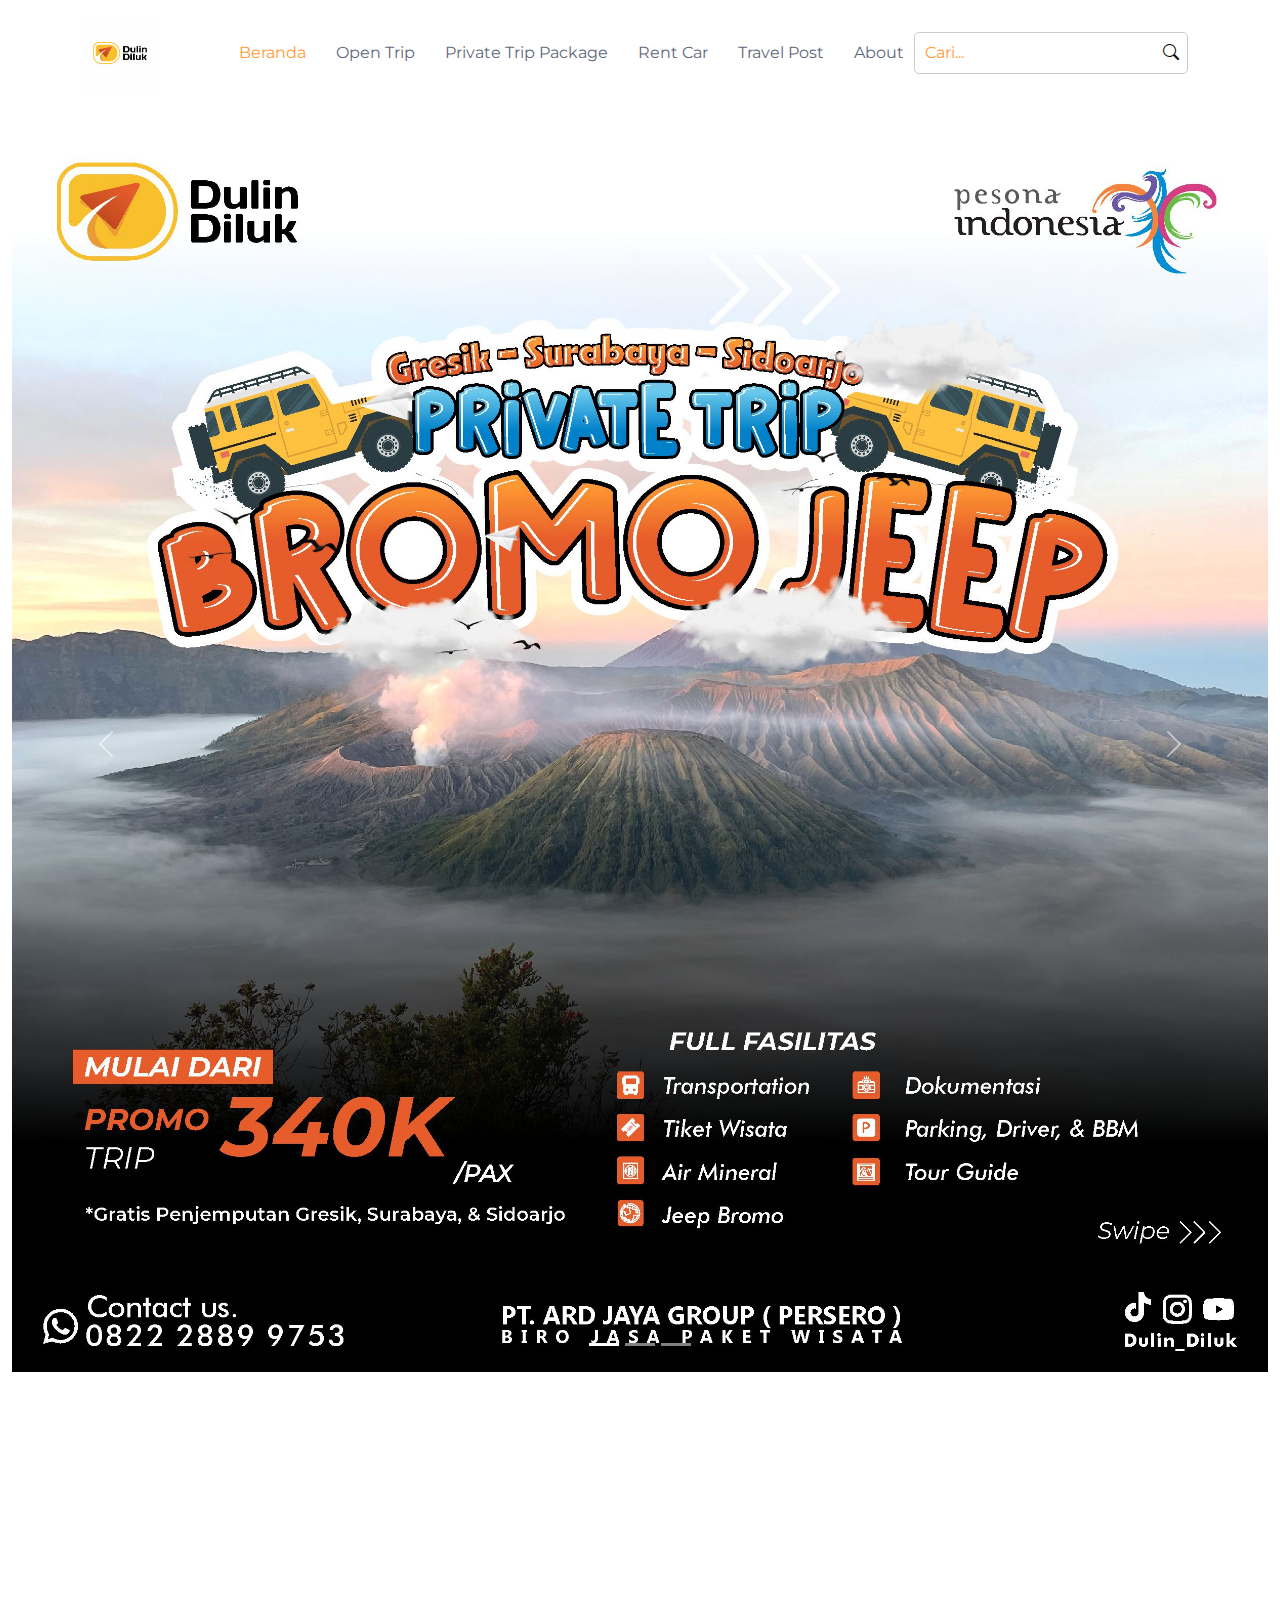
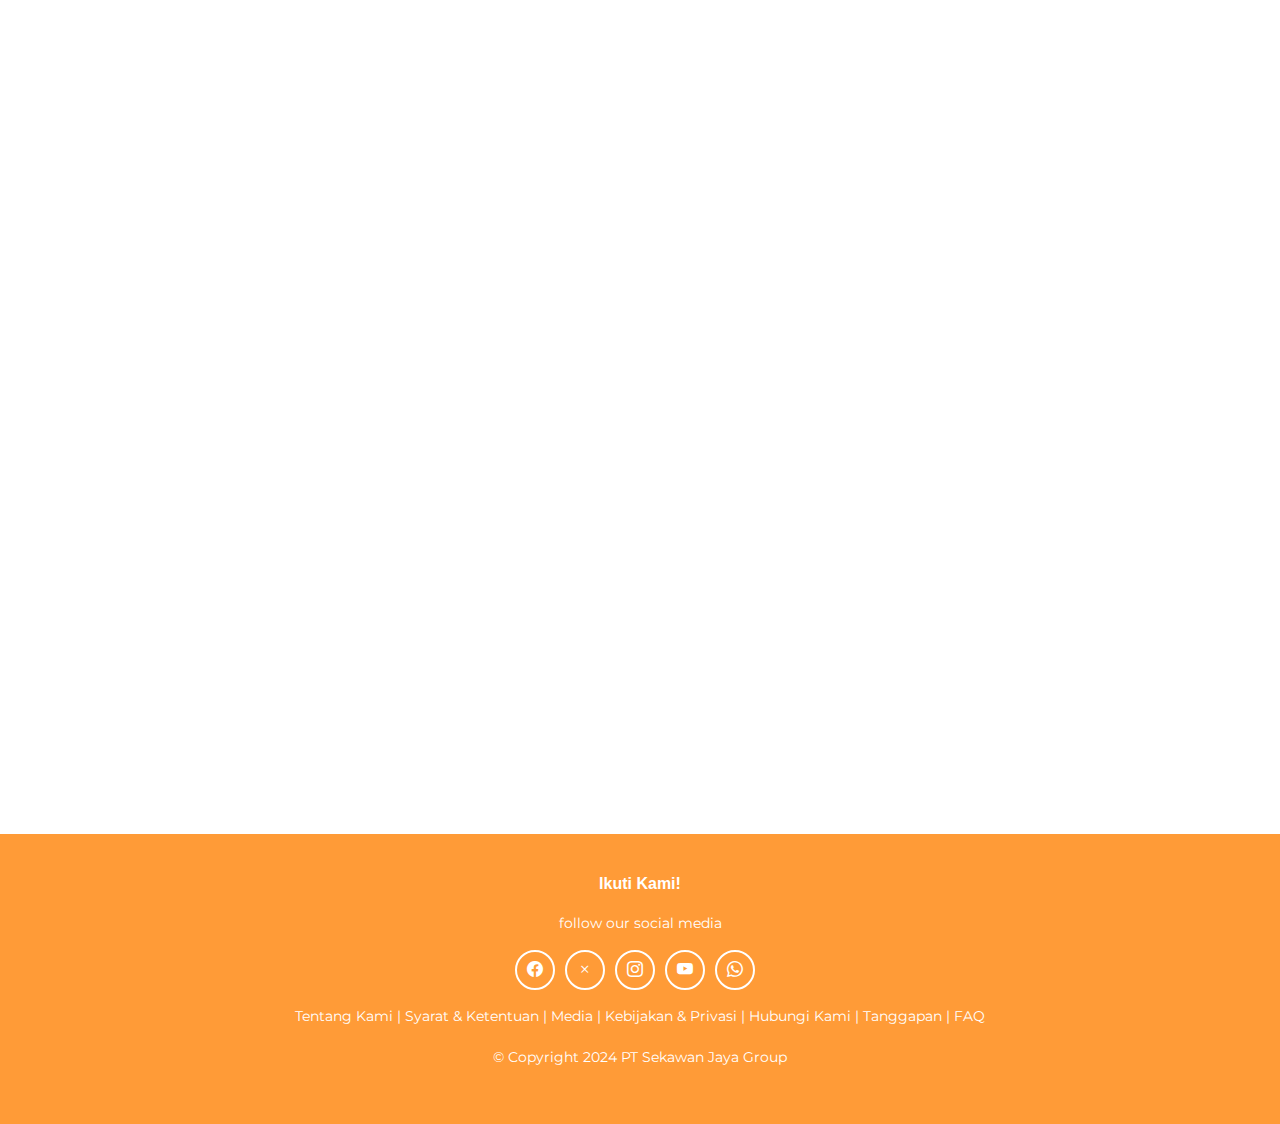
<file: index.html>
<!DOCTYPE html>
<html lang="en">

<head>
  <meta charset="utf-8">
  <meta content="width=device-width, initial-scale=1.0" name="viewport">
  <title>Dulin Diluk - Travel Anak Muda</title>
  <meta name="description" content="">
  <meta name="keywords" content="">

  <!-- Favicons -->
  <link href="assets/img/favicon.png" rel="icon">
  <link href="assets/img/apple-touch-icon.png" rel="apple-touch-icon">

  <!-- Fonts -->
  <link rel="preconnect" href="https://fonts.googleapis.com">
  <link rel="preconnect" href="https://fonts.gstatic.com" crossorigin>
  <link href="https://fonts.googleapis.com/css2?family=Montserrat:ital,wght@0,100..900;1,100..900&display=swap" rel="stylesheet">

  <!-- Vendor CSS Files -->
  <link href="assets/vendor/bootstrap/css/bootstrap.min.css" rel="stylesheet">
  <link href="assets/vendor/bootstrap-icons/bootstrap-icons.css" rel="stylesheet">
  <link href="assets/vendor/aos/aos.css" rel="stylesheet">
  <link href="assets/vendor/glightbox/css/glightbox.min.css" rel="stylesheet">
  <link href="assets/vendor/swiper/swiper-bundle.min.css" rel="stylesheet">

  <!-- Main CSS File -->
  <link href="assets/css/main.css" rel="stylesheet">

  <!-- =======================================================
  * Template Name: eNno
  * Template URL: https://bootstrapmade.com/enno-free-simple-bootstrap-template/
  * Updated: Aug 07 2024 with Bootstrap v5.3.3
  * Author: BootstrapMade.com
  * License: https://bootstrapmade.com/license/
  ======================================================== -->
</head>

<body class="index-page">

  <header id="header" class="header d-flex align-items-center sticky-top">
    <div class="container-fluid container-xl position-relative d-flex align-items-center">

      <a href="index.html" class="logo d-flex align-items-center me-auto">
        <!-- Uncomment the line below if you also wish to use an image logo -->
        <img src="assets/img/LogoDulinDiluk.png" alt="">
        <!-- <h1 class="sitename">eNno</h1> -->
      </a>

      <nav id="navmenu" class="navmenu">
        <ul>
          <li><a href="#hero" class="active">Beranda</a></li>
          <li><a href="pages/Opentrip/index.html">Open Trip</a></li>
          <li><a href="#portfolio">Private Trip Package</a></li>
          <li><a href="#team">Rent Car</a></li>
          <li><a href="#team">Travel Post</a></li>
          <li><a href="#team">About</a></li>
        </ul>
        <i class="mobile-nav-toggle d-xl-none bi bi-list"></i>
      </nav>
      <form class="search-form d-flex align-items-center" action="search.html" method="GET">
        <input type="text" name="q" placeholder="Cari..." class="form-control">
        <button type="submit" class="btn btn-light">
            <i class="bi bi-search"></i>
        </button>
    </form>

    </div>
  </header>

  <main class="main">

    <!-- Beranda -->
    <section id="hero" class="hero section">
      <div class="container-fluid">
        <div id="carouselExampleIndicators" class="carousel slide">
          <div class="carousel-indicators">
            <button type="button" data-bs-target="#carouselExampleIndicators" data-bs-slide-to="0" class="active" aria-current="true" aria-label="Slide 1"></button>
            <button type="button" data-bs-target="#carouselExampleIndicators" data-bs-slide-to="1" aria-label="Slide 2"></button>
            <button type="button" data-bs-target="#carouselExampleIndicators" data-bs-slide-to="2" aria-label="Slide 3"></button>
          </div>
          <div class="carousel-inner">
            <div class="carousel-item active">
              <img src="assets/img/flayer/flayer1.png" class="d-block w-100" alt="...">
            </div>
            <div class="carousel-item">
              <img src="assets/img/flayer/flayer2.png" class="d-block w-100" alt="...">
            </div>
            <div class="carousel-item">
              <img src="assets/img/flayer/flayer3.png" class="d-block w-100" alt="...">
            </div>
          </div>
          <button class="carousel-control-prev" type="button" data-bs-target="#carouselExampleIndicators" data-bs-slide="prev">
            <span class="carousel-control-prev-icon" aria-hidden="true"></span>
            <span class="visually-hidden">Previous</span>
          </button>
          <button class="carousel-control-next" type="button" data-bs-target="#carouselExampleIndicators" data-bs-slide="next">
            <span class="carousel-control-next-icon" aria-hidden="true"></span>
            <span class="visually-hidden">Next</span>
          </button>
        </div>
      </div>
    </section>

    <!-- Produk Dan Layanan -->
    <section id="featured-services" class="featured-services section">

      <div class="container section-title" data-aos="fade-up">
        
        <h2>PRODUK DAN LAYANAN KAMI</h2>
        <p>Rekomendasi pilihan dan produk dan
          layanan untuk perjalanan Anda
          </p>
      </div>
      <div class="container">
        <div class="row gy-4">
                <div class="col-lg-4" data-aos="fade-up" data-aos-delay="100">
                  <a href="pages/Opentrip/index.html" class="service-link">
                      <div class="service-item position-relative" style="background-image: url(assets/img/layanan/layanan1.png);">
                          <h4>OPEN TRIP</h4>
                      </div>
                  </a>
                </div>
              <div class="col-lg-4" data-aos="fade-up" data-aos-delay="100">
                <a href="../404/index.html" class="service-link">
                    <div class="service-item position-relative" style="background-image: url(assets/img/layanan/layanan2.png);">
                        <h4>EMPLOYEE GATHERING</h4>
                    </div>
                </a>
            </div>
            <div class="col-lg-4" data-aos="fade-up" data-aos-delay="100">
              <a href="../404/index.html" class="service-link">
                  <div class="service-item position-relative" style="background-image: url(assets/img/layanan/layanan3.png);">
                      <h4>PRIVATE TRIP PACKAGE</h4>
                  </div>
              </a>
          </div>
          <div class="col-lg-4" data-aos="fade-up" data-aos-delay="100">
            <a href="../404/index.html" class="service-link">
                <div class="service-item position-relative" style="background-image: url(assets/img/layanan/layanan4.png);">
                    <h4>TRANSPORTATION</h4>
                </div>
            </a>
        </div>
        <div class="col-lg-4" data-aos="fade-up" data-aos-delay="100">
          <a href="../404/index.html" class="service-link">
              <div class="service-item position-relative" style="background-image: url(assets/img/layanan/layanan5.png);">
                  <h4>TRAVEL POST</h4>
              </div>
          </a>
      </div>
        </div>
      </div>
    </section>
    <!-- Layanan -->
    <section id="testimonials" class="testimonials section ">

      <div class="container section-title-about" data-aos="fade-up">
        <h2>Mengapa Memilih</h2>
        <p>Dulin Diluk sebagai rekomendasi perjalanan tour anda?</p>
        </div>
      <div class="container" data-aos="fade-up" data-aos-delay="100">

        <div class="swiper init-swiper" data-speed="600" data-delay="5000" data-breakpoints="{ &quot;320&quot;: { &quot;slidesPerView&quot;: 1, &quot;spaceBetween&quot;: 40 }, &quot;1200&quot;: { &quot;slidesPerView&quot;: 3, &quot;spaceBetween&quot;: 40 } }">
          <script type="application/json" class="swiper-config">
            {
              "loop": true,
              "speed": 600,
              "autoplay": {
                "delay": 5000
              },
              "slidesPerView": "",
              "pagination": {
                "el": ".swiper-pagination",
                "type": "bullets",
                "clickable": true
              },
              "breakpoints": {
                "320": {
                  "slidesPerView": 1,
                  "spaceBetween": 40
                },
                "1200": {
                  "slidesPerView": 2,
                  "spaceBetween": 20
                }
              }
            }
          </script>
          <div class="swiper-wrapper">
            <div class="swiper-slide">
              <div class="testimonial-item" "="">
                <div class="service-item position-relative" style="background-image: url(assets/img/service/service1.png);">
                  <div class="content">
                    <div class="number text-light ms-4">1.</div>
                    <div>
                      <h3>Kualitas Pelayanan </h3>
                      <p>Dulin diluk tour organizer bekerja dengan sepenuh hati...</p>
                    </div>
                  </div>
                </div>
              </div>
            </div><!-- End testimonial item -->
            <div class="swiper-slide">
              <div class="testimonial-item">
                <div class="service-item position-relative" style="background-image: url(assets/img/service/service2.png);">
                  <div class="content">
                    <div class="number text-light ms-4">2.</div>
                    <div>
                      <h3>Perjalanan Nyaman</h3>
                      <p>perjalanan anda sangat nyaman kalau ikut Dulin Diluk</p>
                    </div>
                  </div>
                </div>
              </div>
            </div>
          </div>
          <!-- <div class="swiper-pagination"></div> -->
        </div>
      </div>
    </section>

    <!-- Riview -->
    <section id="team" class="riview-section">
      <!-- Section Title -->
      <div class="container section-title-about" data-aos="fade-up">
        <span></span>
        <h3><img src="assets/img/LogoDulinDiluk.png" alt="" width="180px"></h3>
        
      <div class="container" data-aos="fade-up" data-aos-delay="100"><!-- End Section Title -->

      <!-- <div class="container">

        <div class="row gy-5">

          <div class="col-lg-4 col-md-6" data-aos="fade-up" data-aos-delay="100">
            <div class="member">
              <div class="pic"><img src="assets/img/team/team-1.jpg" class="img-fluid" alt=""></div>
              <div class="member-info">
                <h4>Walter White</h4>
                <span>Chief Executive Officer</span>
                <div class="social">
                  <a href=""><i class="bi bi-twitter-x"></i></a>
                  <a href=""><i class="bi bi-facebook"></i></a>
                  <a href=""><i class="bi bi-instagram"></i></a>
                  <a href=""><i class="bi bi-linkedin"></i></a>
                </div>
              </div>
            </div>
          </div>

          <div class="col-lg-4 col-md-6" data-aos="fade-up" data-aos-delay="200">
            <div class="member">
              <div class="pic"><img src="assets/img/team/team-2.jpg" class="img-fluid" alt=""></div>
              <div class="member-info">
                <h4>Sarah Jhonson</h4>
                <span>Product Manager</span>
                <div class="social">
                  <a href=""><i class="bi bi-twitter-x"></i></a>
                  <a href=""><i class="bi bi-facebook"></i></a>
                  <a href=""><i class="bi bi-instagram"></i></a>
                  <a href=""><i class="bi bi-linkedin"></i></a>
                </div>
              </div>
            </div>
          </div>

          <div class="col-lg-4 col-md-6" data-aos="fade-up" data-aos-delay="300">
            <div class="member">
              <div class="pic"><img src="assets/img/team/team-3.jpg" class="img-fluid" alt=""></div>
              <div class="member-info">
                <h4>William Anderson</h4>
                <span>CTO</span>
                <div class="social">
                  <a href=""><i class="bi bi-twitter-x"></i></a>
                  <a href=""><i class="bi bi-facebook"></i></a>
                  <a href=""><i class="bi bi-instagram"></i></a>
                  <a href=""><i class="bi bi-linkedin"></i></a>
                </div>
              </div>
            </div>
          </div>
        </div>
      </div> -->
    </section>
    

  </main>

  <footer id="footer" class="footer">
    <div class="container text-center">
        <h4>Ikuti Kami!</h4>
        <p>follow our social media</p>
        <div class="social-links d-flex justify-content-center">
          <a href="#" class="social-icon"><i class="bi bi-facebook"></i></a>
          <a href="#" class="social-icon"><i class="bi bi-x"></i></a>
          <a href="#" class="social-icon"><i class="bi bi-instagram"></i></a>
          <a href="#" class="social-icon"><i class="bi bi-youtube"></i></a>
          <a href="#" class="social-icon"><i class="bi bi-whatsapp"></i></a>
        </div>
        <div class="ketentuan mt-3">
            <a href="pages/about/index.html">Tentang Kami</a>
            <span>|</span>
            <a href="pages/about/index.html">Syarat & Ketentuan</a>
            <span>|</span>
            <a href="#">Media</a>
            <span>|</span>
            <a href="#">Kebijakan & Privasi</a>
            <span>|</span>
            <a href="#">Hubungi Kami</a>
            <span>|</span>
            <a href="#">Tanggapan</a>
            <span>|</span>
            <a href="#">FAQ</a>
        </div>
        
        <p class="copyright-footer">&copy; Copyright 2024 PT Sekawan Jaya Group</p>
    </div>
</footer>

  <!-- Scroll Top -->
  <a href="#" id="" class="scroll-top d-flex align-items-center justify-content-center"><i class="bi bi-whatsapp"></i></a>

  <!-- Preloader -->
  <div id="preloader"></div>

  <!-- Vendor JS Files -->
  <script src="assets/vendor/bootstrap/js/bootstrap.bundle.min.js"></script>
  <script src="assets/vendor/php-email-form/validate.js"></script>
  <script src="assets/vendor/aos/aos.js"></script>
  <script src="assets/vendor/glightbox/js/glightbox.min.js"></script>
  <script src="assets/vendor/purecounter/purecounter_vanilla.js"></script>
  <script src="assets/vendor/imagesloaded/imagesloaded.pkgd.min.js"></script>
  <script src="assets/vendor/isotope-layout/isotope.pkgd.min.js"></script>
  <script src="assets/vendor/swiper/swiper-bundle.min.js"></script>

  <!-- Main JS File -->
  <script src="assets/js/main.js"></script>

</body>

</html>
</file>
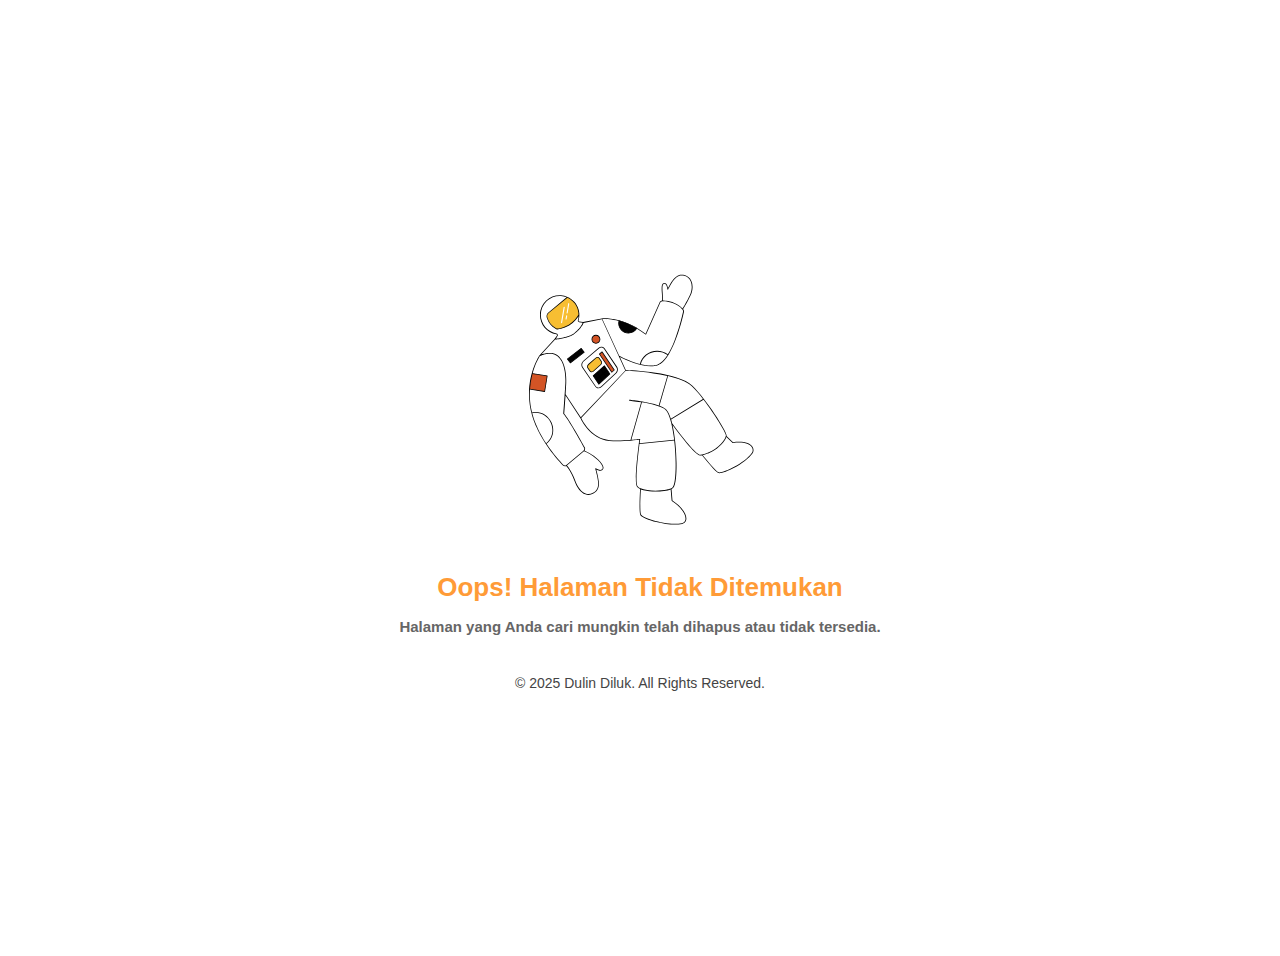
<file: pages/404/index.html>
<!DOCTYPE html>
<html lang="id">
<head>
    <meta charset="UTF-8">
    <meta name="viewport" content="width=device-width, initial-scale=1.0">
    <title>404 - Halaman Tidak Ditemukan</title>
    <link rel="stylesheet" href="../../assets/css/main.css">
</head>
<body>
    <section class="section-image-eror">
        <div class="container-image-eror">
        <!-- Logo -->

        <!-- Gambar 404 -->
        <img src="../../assets/img/404.svg" alt="404 Not Found" class="error-image">
        
        <!-- Teks 404 -->
        <h1>Oops! Halaman Tidak Ditemukan</h1>
        <p>Halaman yang Anda cari mungkin telah dihapus atau tidak tersedia.</p>

        <footer class="copyright">
            &copy; 2025 Dulin Diluk. All Rights Reserved.
        </footer>
    </div>
</section>
    

    <script>
        function goBack() {
            window.history.back();
        }
    </script>
</body>
</html>
</file>
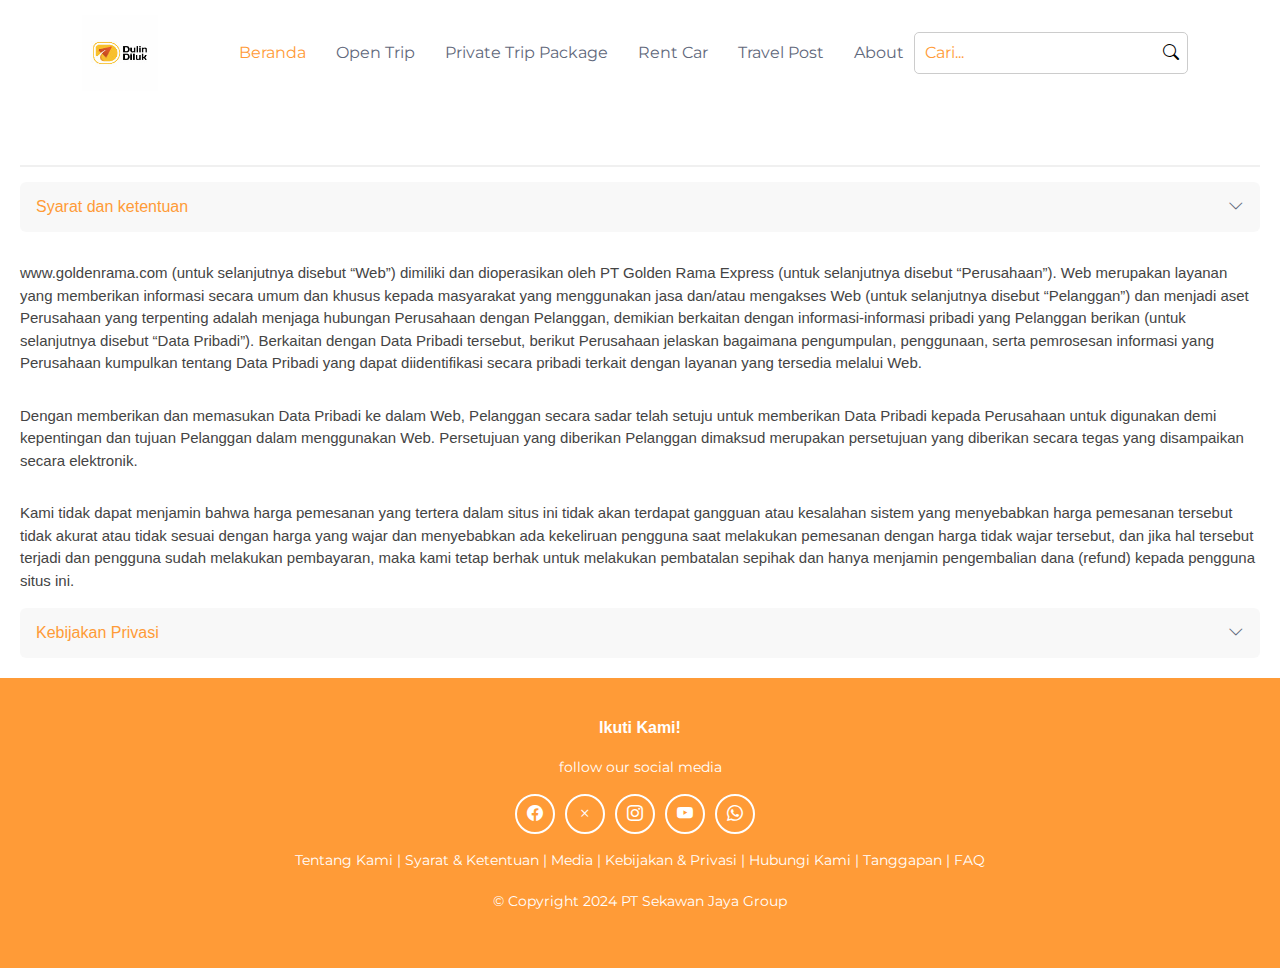
<file: pages/about/index.html>
<!DOCTYPE html>
<html lang="en">

<head>
  <meta charset="utf-8">
  <meta content="width=device-width, initial-scale=1.0" name="viewport">
  <title>Dulin Diluk - Travel Anak Muda</title>
  <meta name="description" content="">
  <meta name="keywords" content="">

  <!-- Favicons -->
  <link href="../../assets/img/favicon.png" rel="icon">
  <link href="../../assets/img/apple-touch-icon.png" rel="apple-touch-icon">

  <!-- Fonts -->
  <link href="https://fonts.googleapis.com" rel="preconnect">
  <link href="https://fonts.gstatic.com" rel="preconnect" crossorigin>
  <link href="https://fonts.googleapis.com/css2?family=Roboto:ital,wght@0,100;0,300;0,400;0,500;0,700;0,900;1,100;1,300;1,400;1,500;1,700;1,900&family=Raleway:ital,wght@0,100;0,200;0,300;0,400;0,500;0,600;0,700;0,800;0,900;1,100;1,200;1,300;1,400;1,500;1,600;1,700;1,800;1,900&family=Ubuntu:ital,wght@0,300;0,400;0,500;0,700;1,300;1,400;1,500;1,700&display=swap" rel="stylesheet">
  <link href="https://fonts.googleapis.com/css2?family=Montserrat:wght@300;400;500;600;700&display=swap" rel="stylesheet">

  <!-- Vendor CSS Files -->
  <link href="../../assets/vendor/bootstrap/css/bootstrap.min.css" rel="stylesheet">
  <link href="../../assets/vendor/bootstrap-icons/bootstrap-icons.css" rel="stylesheet">
  <link href="../../assets/vendor/aos/aos.css" rel="stylesheet">
  <link href="../../assets/vendor/glightbox/css/glightbox.min.css" rel="stylesheet">
  <link href="../../assets/vendor/swiper/swiper-bundle.min.css" rel="stylesheet">

  <!-- Main CSS File -->
  <link href="../../assets/css/main.css" rel="stylesheet">

  <!-- =======================================================
  * Template Name: eNno
  * Template URL: https://bootstrapmade.com/enno-free-simple-bootstrap-template/
  * Updated: Aug 07 2024 with Bootstrap v5.3.3
  * Author: BootstrapMade.com
  * License: https://bootstrapmade.com/license/
  ======================================================== -->
</head>

<body class="index-page">

  <header id="header" class="header d-flex align-items-center sticky-top">
    <div class="container-fluid container-xl position-relative d-flex align-items-center">

      <a href="index.html" class="logo d-flex align-items-center me-auto">
        <!-- Uncomment the line below if you also wish to use an image logo -->
        <img src="../../assets/img/LogoDulinDiluk.png" alt="">
        <!-- <h1 class="sitename">eNno</h1> -->
      </a>

      <nav id="navmenu" class="navmenu">
        <ul>
          <li><a href="#hero" class="active">Beranda</a></li>
          <li><a href="pages/Opentrip/index.html">Open Trip</a></li>
          <li><a href="#portfolio">Private Trip Package</a></li>
          <li><a href="#team">Rent Car</a></li>
          <li><a href="#team">Travel Post</a></li>
          <li><a href="#team">About</a></li>
        </ul>
        <i class="mobile-nav-toggle d-xl-none bi bi-list"></i>
      </nav>
      <form class="search-form d-flex align-items-center" action="search.html" method="GET">
        <input type="text" name="q" placeholder="Cari..." class="form-control">
        <button type="submit" class="btn btn-light">
            <i class="bi bi-search"></i>
        </button>
    </form>

    </div>
  </header>

  <main class="main">
    <section id="service-details" class="service-details section">
        <div class="service-box">
            <h4>Serices List</h4>
            <div class="services-list">
              <a class="btn" data-bs-toggle="false" href="#collapseExample" role="button" aria-expanded="false" aria-controls="collapseExample">
                  Syarat dan ketentuan <i class="bi bi-chevron-down"></i>
                </a>
                <div>
                  <div class="content-services">
                      <p>www.goldenrama.com (untuk selanjutnya disebut “Web”) dimiliki dan dioperasikan oleh PT Golden Rama Express (untuk selanjutnya disebut “Perusahaan”). Web merupakan layanan yang memberikan informasi secara umum dan khusus kepada masyarakat yang menggunakan jasa dan/atau mengakses Web (untuk selanjutnya disebut “Pelanggan”) dan menjadi aset Perusahaan yang terpenting adalah menjaga hubungan Perusahaan dengan Pelanggan, demikian berkaitan dengan informasi-informasi pribadi yang Pelanggan berikan (untuk selanjutnya disebut “Data Pribadi”). Berkaitan dengan Data Pribadi tersebut, berikut Perusahaan jelaskan bagaimana pengumpulan, penggunaan, serta pemrosesan informasi yang Perusahaan kumpulkan tentang Data Pribadi yang dapat diidentifikasi secara pribadi terkait dengan layanan yang tersedia melalui Web.
                    </p>
                    <p>Dengan memberikan dan memasukan Data Pribadi ke dalam Web, Pelanggan secara sadar telah setuju untuk memberikan Data Pribadi kepada Perusahaan untuk digunakan demi kepentingan dan tujuan Pelanggan dalam menggunakan Web. Persetujuan yang diberikan Pelanggan dimaksud merupakan persetujuan yang diberikan secara tegas yang disampaikan secara elektronik.</p>
                    <p>Kami tidak dapat menjamin bahwa harga pemesanan yang tertera dalam situs ini tidak akan terdapat gangguan atau kesalahan sistem yang menyebabkan harga pemesanan tersebut tidak akurat atau tidak sesuai dengan harga yang wajar dan menyebabkan ada kekeliruan pengguna saat melakukan pemesanan dengan harga tidak wajar tersebut, dan jika hal tersebut terjadi dan pengguna sudah melakukan pembayaran, maka kami tetap berhak untuk melakukan pembatalan sepihak dan hanya menjamin pengembalian dana (refund) kepada pengguna situs ini.</p>
                    
                  </div>
                </div>
                <a class="btn" data-bs-toggle="collapse" href="#collapseExample" role="button" aria-expanded="false" aria-controls="collapseExample">
                    Kebijakan Privasi <i class="bi bi-chevron-down"></i>
                </a>
                <div class="collapse" id="collapseExample">
                    <div class="content-services">
                      <p>
                        Perusahaan menjamin terlindunginya privasi Pelanggan. Silahkan klik link di bawah ini untuk meninjau Kebijakan Privasi Perusahaan saat ini, yang juga mengatur penggunaan Web oleh Pelanggan, untuk memahami kebijakan Perusahaan: Kebijakan Privasi.
                      </p>
                      <p>Seluruh syarat dan ketentuan mengenai perlindungan Data Pribadi Pelanggan akan tunduk dan diatur berdasarkan Kebijakan Privasi Perusahaan di atas.</p>
                    </div>
                  </div>
            </div>
          </div>
      </div>
    </section><!-- /Service Details Section -->

  </main>

  <footer id="footer" class="footer">
    <div class="container text-center">
        <h4>Ikuti Kami!</h4>
        <p>follow our social media</p>
        <div class="social-links d-flex justify-content-center">
          <a href="#" class="social-icon"><i class="bi bi-facebook"></i></a>
          <a href="#" class="social-icon"><i class="bi bi-x"></i></a>
          <a href="#" class="social-icon"><i class="bi bi-instagram"></i></a>
          <a href="#" class="social-icon"><i class="bi bi-youtube"></i></a>
          <a href="#" class="social-icon"><i class="bi bi-whatsapp"></i></a>
        </div>
        <div class="ketentuan mt-3">
            <a href="#">Tentang Kami</a>
            <span>|</span>
            <a href="#">Syarat & Ketentuan</a>
            <span>|</span>
            <a href="#">Media</a>
            <span>|</span>
            <a href="#">Kebijakan & Privasi</a>
            <span>|</span>
            <a href="#">Hubungi Kami</a>
            <span>|</span>
            <a href="#">Tanggapan</a>
            <span>|</span>
            <a href="#">FAQ</a>
        </div>
        
        <p class="copyright-footer">&copy; Copyright 2024 PT Sekawan Jaya Group</p>
    </div>
</footer>

  <!-- Scroll Top -->
  <a href="#" id="" class="scroll-top d-flex align-items-center justify-content-center"><i class="bi bi-whatsapp"></i></a>

  <!-- Preloader -->
  <div id="preloader"></div>

  <!-- Vendor JS Files -->
  <script src="../../assets/vendor/bootstrap/js/bootstrap.bundle.min.js"></script>
  <script src="../../assets/vendor/php-email-form/validate.js"></script>
  <script src="../../assets/vendor/aos/aos.js"></script>
  <script src="../../assets/vendor/glightbox/js/glightbox.min.js"></script>
  <script src="../../assets/vendor/purecounter/purecounter_vanilla.js"></script>
  <script src="../../assets/vendor/imagesloaded/imagesloaded.pkgd.min.js"></script>
  <script src="../../assets/vendor/isotope-layout/isotope.pkgd.min.js"></script>
  <script src="../../assets/vendor/swiper/swiper-bundle.min.js"></script>

  <!-- Main JS File -->
  <script src="../../assets/js/main.js"></script>

</body>

</html>
</file>
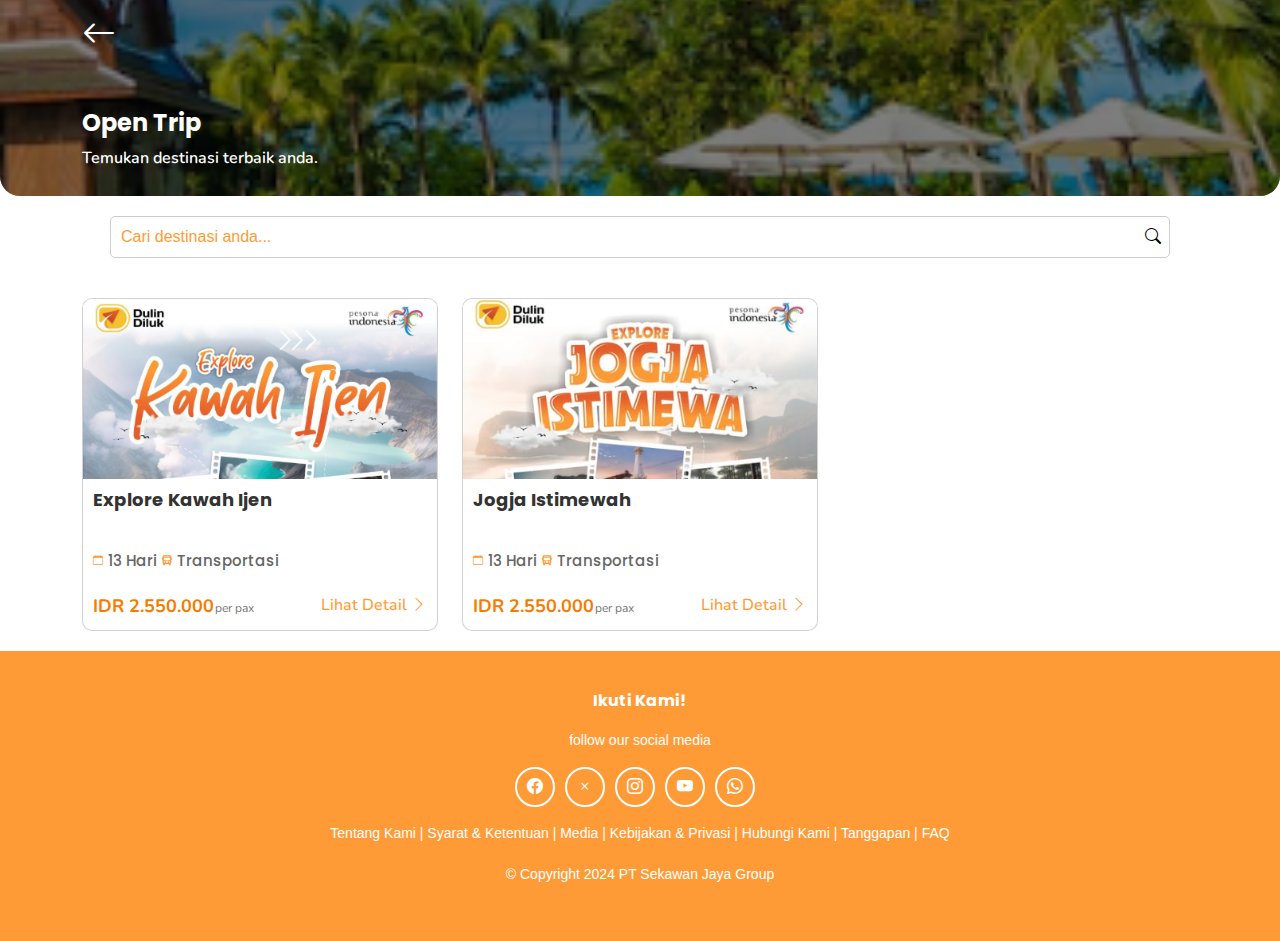
<file: pages/Opentrip/index.html>
<!DOCTYPE html>
<html lang="en">

<head>
  <meta charset="utf-8">
  <meta content="width=device-width, initial-scale=1.0" name="viewport">
  <title>Dulin Diluk - Open Trip</title>
  <meta name="description" content="">
  <meta name="keywords" content="">

  <!-- Favicons -->
  <link href="./assets/img/favicon.png" rel="icon">
  <link href="./assets/img/apple-touch-icon.png" rel="apple-touch-icon">

  <!-- Fonts -->
  <link rel="preconnect" href="https://fonts.googleapis.com">
  <link rel="preconnect" href="https://fonts.gstatic.com" crossorigin>
  <link href="https://fonts.googleapis.com/css2?family=Nunito:ital,wght@0,200..1000;1,200..1000&family=Poppins:ital,wght@0,100;0,200;0,300;0,400;0,500;0,600;0,700;0,800;0,900;1,100;1,200;1,300;1,400;1,500;1,600;1,700;1,800;1,900&display=swap" rel="stylesheet">

  <!-- Vendor CSS Files -->
  <link href="../../assets/vendor/bootstrap/css/bootstrap.min.css" rel="stylesheet">
  <link href="../../assets/vendor/bootstrap-icons/bootstrap-icons.css" rel="stylesheet">
  <link href="../../assets/vendor/aos/aos.css" rel="stylesheet">
  <link href="../../assets/vendor/glightbox/css/glightbox.min.css" rel="stylesheet">
  <link href="../../assets/vendor/swiper/swiper-bundle.min.css" rel="stylesheet">

  <!-- Main CSS File -->
  <link href="../../assets/css/main.css" rel="stylesheet">

  <!-- =======================================================
  * Template Name: eNno
  * Template URL: https://bootstrapmade.com/enno-free-simple-bootstrap-template/
  * Updated: Aug 07 2024 with Bootstrap v5.3.3
  * Author: BootstrapMade.com
  * License: https://bootstrapmade.com/license/
  ======================================================== -->
</head>

<body class="service-details-page no-navbar">

    <header id="header" class="header d-flex align-items-center sticky-top">
        <div class="container-fluid container-xl position-relative d-flex align-items-center">
    
          <a href="index.html" class="logo d-flex align-items-center me-auto">
            <!-- Uncomment the line below if you also wish to use an image logo -->
            <img src="../../assets/img/LogoDulinDiluk.png" alt="">
            <!-- <h1 class="sitename">eNno</h1> -->
          </a>
    
          <nav id="navmenu" class="navmenu">
            <ul>
              <li><a href="../../index.html" >Beranda</a></li>
              <li><a href="#featured-services" class="active">Open Trip</a></li>
              <li><a href="#portfolio">Private Trip Package</a></li>
              <li><a href="#team">Rent Car</a></li>
              <li><a href="#team">Travel Post</a></li>
              <li><a href="#team">About</a></li>
            </ul>
            <i class="mobile-nav-toggle d-xl-none bi bi-list"></i>
          </nav>
          <form class="search-form-nav d-flex align-items-center" action="search.html" method="GET">
            <input type="text" name="q" placeholder="Cari..." class="form-control">
            <button type="submit" class="btn btn-light">
                <i class="bi bi-search"></i>
            </button>
        </form>
    
        </div>
      </header>

  <main class="main" >

    <!-- Page Title -->
    
    <div class="page-title"  style="background-image: url(../../assets/img/layanan/layanan3.png);">
      <div class="container d-lg-flex justify-content-between align-items-center">
        <nav class="breadcrumbs">
          <ol>
            <li><a href="../../index.html"><i class="bi bi-arrow-left"></i></a></li>
          </ol>
          <ol class="mt-5">
              <li><h1>Open Trip</h1></li>
            </ol>
            <ol>
                <li><p>Temukan destinasi terbaik anda.</p></li>
              </ol>
        </nav>
      </div>
    </div><!-- End Page Title -->
    <section id="search" class="search">
        <form class="search-form-nav d-flex align-items-center" action="search.html" method="GET">
            <input type="text" name="q" placeholder="Cari destinasi anda..." class="form-control">
            <button type="submit" class="btn btn-light">
                <i class="bi bi-search"></i>
            </button>
            </form>
    </section>
    <!-- Service Details Section -->
    <section id="service-details" class="service-details section">
        <div class="container">
          <div class="row gy-4">
      
            <!-- Kartu Pertama -->
            <div class="col-lg-4 col-md-6" data-aos="fade-up" data-aos-delay="100">
                <a href="detail-produk.html" class="card-link">
                    <div class="card service-card">
                        <img src="../../assets/img/opentrip/Kawah Ijen.png" class="card-img-top" alt="...">
                        <div class="card-body">
                            <h5 class="card-title">Explore Kawah Ijen</h5>
                            <p class="card-text">
                                <span class="icon"><i class="bi bi-calendar"></i></span> 13 Hari
                                <span class="icon"><i class="bi bi-bus-front-fill"></i></span> Transportasi
                            </p>
                            <div class="price-container">
                              <div class="price-wrap">
                                <span class="price-tag">IDR 2.550.000</span>
                                <span class="price"> per pax</span>
                              </div>
                              <a href="#" class="detail-link">Lihat Detail <i class="bi bi-chevron-right"></i></a>
                            </div>
                        </div>
                    </div>
                </a>
            </div>
            <div class="col-lg-4 col-md-6" data-aos="fade-up" data-aos-delay="100">
              <a href="detail-produk.html" class="card-link">
                  <div class="card service-card">
                      <img src="../../assets/img/opentrip/Jogja Istimewah.png" class="card-img-top" alt="...">
                      <div class="card-body">
                          <h5 class="card-title">Jogja Istimewah</h5>
                          <p class="card-text">
                              <span class="icon"><i class="bi bi-calendar"></i></span> 13 Hari
                              <span class="icon"><i class="bi bi-bus-front-fill"></i></span> Transportasi
                          </p>
                          <div class="price-container">
                            <div class="price-wrap">
                              <span class="price-tag">IDR 2.550.000</span>
                              <span class="price"> per pax</span>
                            </div>
                            <a href="#" class="detail-link">Lihat Detail <i class="bi bi-chevron-right"></i></a>
                          </div>
                      </div>
                  </div>
              </a>
          </div>
          </div>
        </div>
      </section>
      <!-- /Service Details Section -->

  </main>

  <footer id="footer" class="footer">
    <div class="container text-center">
        <h4>Ikuti Kami!</h4>
        <p>follow our social media</p>
        <div class="social-links d-flex justify-content-center">
          <a href="#" class="social-icon"><i class="bi bi-facebook"></i></a>
          <a href="#" class="social-icon"><i class="bi bi-x"></i></a>
          <a href="#" class="social-icon"><i class="bi bi-instagram"></i></a>
          <a href="#" class="social-icon"><i class="bi bi-youtube"></i></a>
          <a href="#" class="social-icon"><i class="bi bi-whatsapp"></i></a>
        </div>
        <div class="ketentuan mt-3">
            <a href="#">Tentang Kami</a>
            <span>|</span>
            <a href="#">Syarat & Ketentuan</a>
            <span>|</span>
            <a href="#">Media</a>
            <span>|</span>
            <a href="#">Kebijakan & Privasi</a>
            <span>|</span>
            <a href="#">Hubungi Kami</a>
            <span>|</span>
            <a href="#">Tanggapan</a>
            <span>|</span>
            <a href="#">FAQ</a>
        </div>
        
        <p class="copyright-footer">&copy; Copyright 2024 PT Sekawan Jaya Group</p>
    </div>
</footer>

  <!-- Scroll Top -->
  <a href="#" id="" class="scroll-top d-flex align-items-center justify-content-center"><i class="bi bi-arrow-up-short"></i></a>

  <!-- Preloader -->
  <div id="preloader"></div>

  <!-- Vendor JS Files -->
  <script src="../../assets/vendor/bootstrap/js/bootstrap.bundle.min.js"></script>
  <script src="../../assets/vendor/php-email-form/validate.js"></script>
  <script src="../../assets/vendor/aos/aos.js"></script>
  <script src="../../assets/vendor/glightbox/js/glightbox.min.js"></script>
  <script src="../../assets/vendor/purecounter/purecounter_vanilla.js"></script>
  <script src="../../assets/vendor/imagesloaded/imagesloaded.pkgd.min.js"></script>
  <script src="../../assets/vendor/isotope-layout/isotope.pkgd.min.js"></script>
  <script src="../../assets/vendor/swiper/swiper-bundle.min.js"></script>

  <!-- Main JS File -->
  <script src="../../assets/js/main.js"></script>

</body>

</html>
</file>
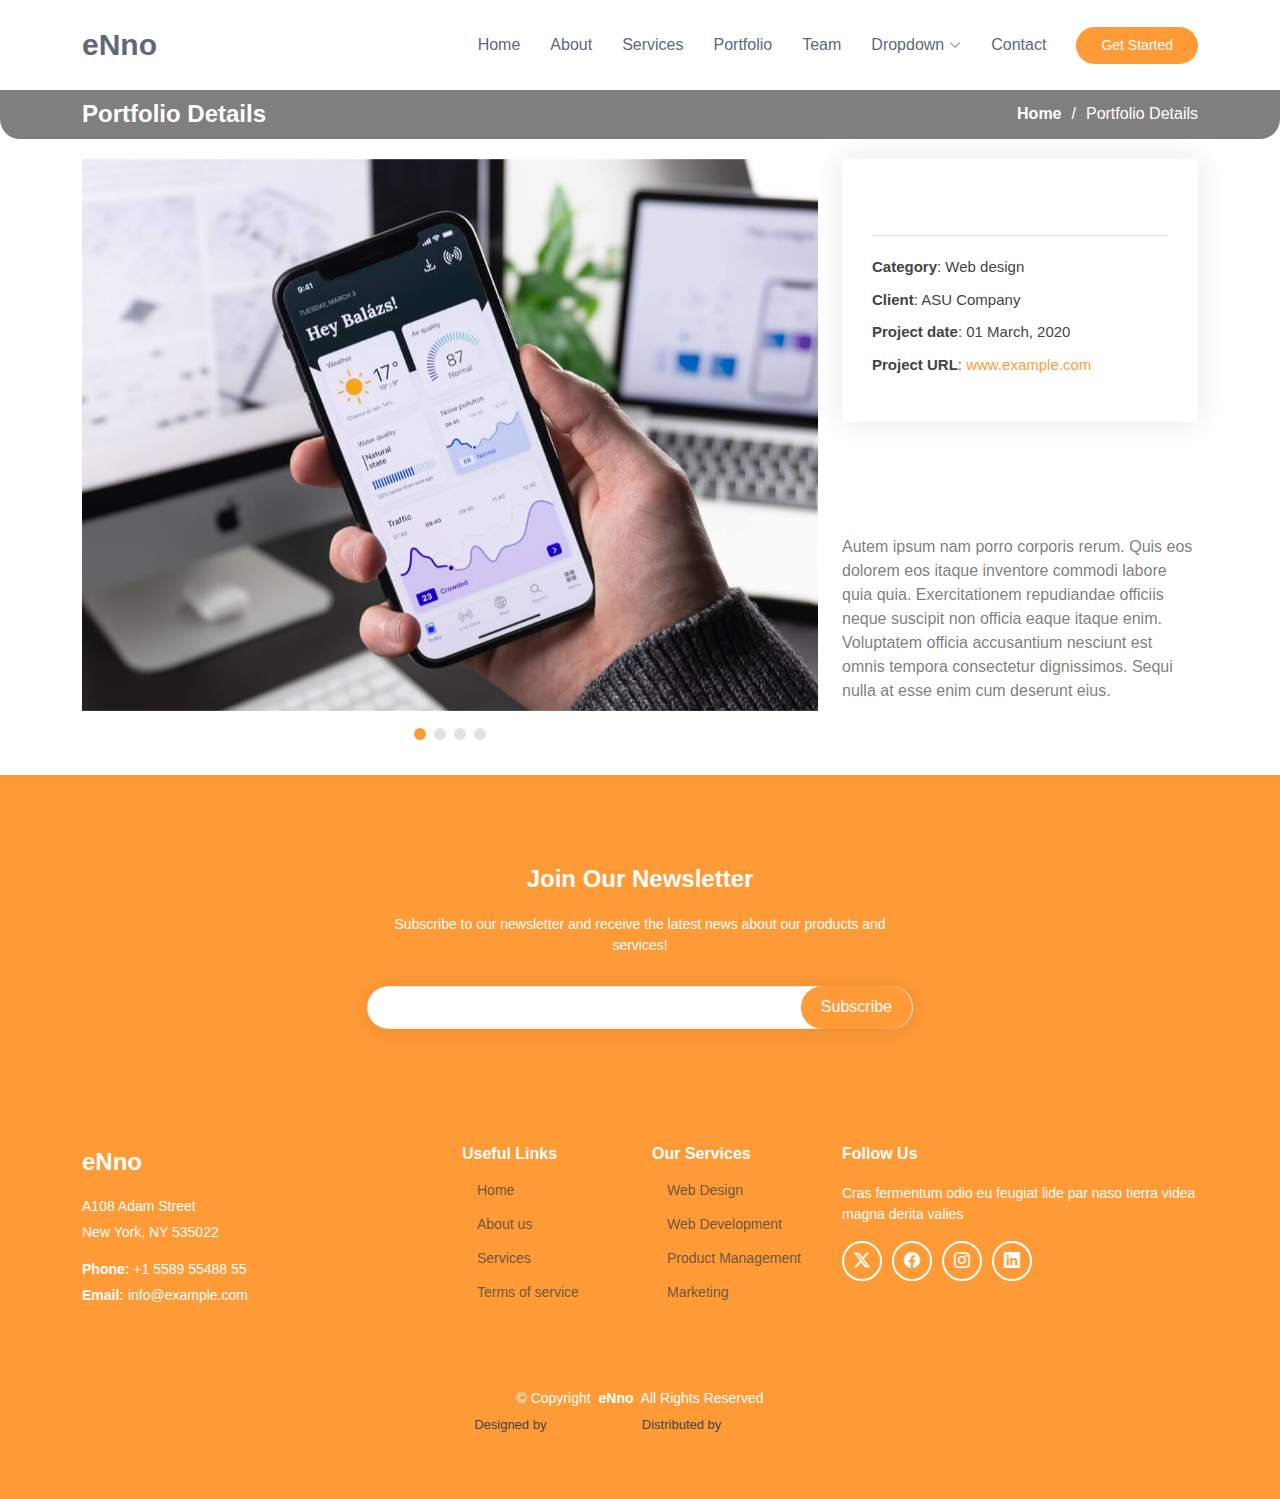
<file: portfolio-details.html>
<!DOCTYPE html>
<html lang="en">

<head>
  <meta charset="utf-8">
  <meta content="width=device-width, initial-scale=1.0" name="viewport">
  <title>Portfolio Details - eNno Bootstrap Template</title>
  <meta name="description" content="">
  <meta name="keywords" content="">

  <!-- Favicons -->
  <link href="assets/img/favicon.png" rel="icon">
  <link href="assets/img/apple-touch-icon.png" rel="apple-touch-icon">

  <!-- Fonts -->
  <link href="https://fonts.googleapis.com" rel="preconnect">
  <link href="https://fonts.gstatic.com" rel="preconnect" crossorigin>
  <link href="https://fonts.googleapis.com/css2?family=Roboto:ital,wght@0,100;0,300;0,400;0,500;0,700;0,900;1,100;1,300;1,400;1,500;1,700;1,900&family=Raleway:ital,wght@0,100;0,200;0,300;0,400;0,500;0,600;0,700;0,800;0,900;1,100;1,200;1,300;1,400;1,500;1,600;1,700;1,800;1,900&family=Ubuntu:ital,wght@0,300;0,400;0,500;0,700;1,300;1,400;1,500;1,700&display=swap" rel="stylesheet">

  <!-- Vendor CSS Files -->
  <link href="assets/vendor/bootstrap/css/bootstrap.min.css" rel="stylesheet">
  <link href="assets/vendor/bootstrap-icons/bootstrap-icons.css" rel="stylesheet">
  <link href="assets/vendor/aos/aos.css" rel="stylesheet">
  <link href="assets/vendor/glightbox/css/glightbox.min.css" rel="stylesheet">
  <link href="assets/vendor/swiper/swiper-bundle.min.css" rel="stylesheet">

  <!-- Main CSS File -->
  <link href="assets/css/main.css" rel="stylesheet">

  <!-- =======================================================
  * Template Name: eNno
  * Template URL: https://bootstrapmade.com/enno-free-simple-bootstrap-template/
  * Updated: Aug 07 2024 with Bootstrap v5.3.3
  * Author: BootstrapMade.com
  * License: https://bootstrapmade.com/license/
  ======================================================== -->
</head>

<body class="portfolio-details-page">

  <header id="header" class="header d-flex align-items-center sticky-top">
    <div class="container-fluid container-xl position-relative d-flex align-items-center">

      <a href="index.html" class="logo d-flex align-items-center me-auto">
        <!-- Uncomment the line below if you also wish to use an image logo -->
        <!-- <img src="assets/img/logo.png" alt=""> -->
        <h1 class="sitename">eNno</h1>
      </a>

      <nav id="navmenu" class="navmenu">
        <ul>
          <li><a href="#hero">Home</a></li>
          <li><a href="#about">About</a></li>
          <li><a href="#services">Services</a></li>
          <li><a href="#portfolio">Portfolio</a></li>
          <li><a href="#team">Team</a></li>
          <li class="dropdown"><a href="#"><span>Dropdown</span> <i class="bi bi-chevron-down toggle-dropdown"></i></a>
            <ul>
              <li><a href="#">Dropdown 1</a></li>
              <li class="dropdown"><a href="#"><span>Deep Dropdown</span> <i class="bi bi-chevron-down toggle-dropdown"></i></a>
                <ul>
                  <li><a href="#">Deep Dropdown 1</a></li>
                  <li><a href="#">Deep Dropdown 2</a></li>
                  <li><a href="#">Deep Dropdown 3</a></li>
                  <li><a href="#">Deep Dropdown 4</a></li>
                  <li><a href="#">Deep Dropdown 5</a></li>
                </ul>
              </li>
              <li><a href="#">Dropdown 2</a></li>
              <li><a href="#">Dropdown 3</a></li>
              <li><a href="#">Dropdown 4</a></li>
            </ul>
          </li>
          <li><a href="#contact">Contact</a></li>
        </ul>
        <i class="mobile-nav-toggle d-xl-none bi bi-list"></i>
      </nav>

      <a class="btn-getstarted" href="index.html#about">Get Started</a>

    </div>
  </header>

  <main class="main">

    <!-- Page Title -->
    <div class="page-title">
      <div class="container d-lg-flex justify-content-between align-items-center">
        <h1 class="mb-2 mb-lg-0">Portfolio Details</h1>
        <nav class="breadcrumbs">
          <ol>
            <li><a href="index.html">Home</a></li>
            <li class="current">Portfolio Details</li>
          </ol>
        </nav>
      </div>
    </div><!-- End Page Title -->

    <!-- Portfolio Details Section -->
    <section id="portfolio-details" class="portfolio-details section">

      <div class="container" data-aos="fade-up" data-aos-delay="100">

        <div class="row gy-4">

          <div class="col-lg-8">
            <div class="portfolio-details-slider swiper init-swiper">

              <script type="application/json" class="swiper-config">
                {
                  "loop": true,
                  "speed": 600,
                  "autoplay": {
                    "delay": 5000
                  },
                  "slidesPerView": "auto",
                  "pagination": {
                    "el": ".swiper-pagination",
                    "type": "bullets",
                    "clickable": true
                  }
                }
              </script>

              <div class="swiper-wrapper align-items-center">

                <div class="swiper-slide">
                  <img src="assets/img/portfolio/app-1.jpg" alt="">
                </div>

                <div class="swiper-slide">
                  <img src="assets/img/portfolio/product-1.jpg" alt="">
                </div>

                <div class="swiper-slide">
                  <img src="assets/img/portfolio/branding-1.jpg" alt="">
                </div>

                <div class="swiper-slide">
                  <img src="assets/img/portfolio/books-1.jpg" alt="">
                </div>

              </div>
              <div class="swiper-pagination"></div>
            </div>
          </div>

          <div class="col-lg-4">
            <div class="portfolio-info" data-aos="fade-up" data-aos-delay="200">
              <h3>Project information</h3>
              <ul>
                <li><strong>Category</strong>: Web design</li>
                <li><strong>Client</strong>: ASU Company</li>
                <li><strong>Project date</strong>: 01 March, 2020</li>
                <li><strong>Project URL</strong>: <a href="#">www.example.com</a></li>
              </ul>
            </div>
            <div class="portfolio-description" data-aos="fade-up" data-aos-delay="300">
              <h2>Exercitationem repudiandae officiis neque suscipit</h2>
              <p>
                Autem ipsum nam porro corporis rerum. Quis eos dolorem eos itaque inventore commodi labore quia quia. Exercitationem repudiandae officiis neque suscipit non officia eaque itaque enim. Voluptatem officia accusantium nesciunt est omnis tempora consectetur dignissimos. Sequi nulla at esse enim cum deserunt eius.
              </p>
            </div>
          </div>

        </div>

      </div>

    </section><!-- /Portfolio Details Section -->

  </main>

  <footer id="footer" class="footer">

    <div class="footer-newsletter">
      <div class="container">
        <div class="row justify-content-center text-center">
          <div class="col-lg-6">
            <h4>Join Our Newsletter</h4>
            <p>Subscribe to our newsletter and receive the latest news about our products and services!</p>
            <form action="forms/newsletter.php" method="post" class="php-email-form">
              <div class="newsletter-form"><input type="email" name="email"><input type="submit" value="Subscribe"></div>
              <div class="loading">Loading</div>
              <div class="error-message"></div>
              <div class="sent-message">Your subscription request has been sent. Thank you!</div>
            </form>
          </div>
        </div>
      </div>
    </div>

    <div class="container footer-top">
      <div class="row gy-4">
        <div class="col-lg-4 col-md-6 footer-about">
          <a href="index.html" class="d-flex align-items-center">
            <span class="sitename">eNno</span>
          </a>
          <div class="footer-contact pt-3">
            <p>A108 Adam Street</p>
            <p>New York, NY 535022</p>
            <p class="mt-3"><strong>Phone:</strong> <span>+1 5589 55488 55</span></p>
            <p><strong>Email:</strong> <span>info@example.com</span></p>
          </div>
        </div>

        <div class="col-lg-2 col-md-3 footer-links">
          <h4>Useful Links</h4>
          <ul>
            <li><i class="bi bi-chevron-right"></i> <a href="#">Home</a></li>
            <li><i class="bi bi-chevron-right"></i> <a href="#">About us</a></li>
            <li><i class="bi bi-chevron-right"></i> <a href="#">Services</a></li>
            <li><i class="bi bi-chevron-right"></i> <a href="#">Terms of service</a></li>
          </ul>
        </div>

        <div class="col-lg-2 col-md-3 footer-links">
          <h4>Our Services</h4>
          <ul>
            <li><i class="bi bi-chevron-right"></i> <a href="#">Web Design</a></li>
            <li><i class="bi bi-chevron-right"></i> <a href="#">Web Development</a></li>
            <li><i class="bi bi-chevron-right"></i> <a href="#">Product Management</a></li>
            <li><i class="bi bi-chevron-right"></i> <a href="#">Marketing</a></li>
          </ul>
        </div>

        <div class="col-lg-4 col-md-12">
          <h4>Follow Us</h4>
          <p>Cras fermentum odio eu feugiat lide par naso tierra videa magna derita valies</p>
          <div class="social-links d-flex">
            <a href=""><i class="bi bi-twitter-x"></i></a>
            <a href=""><i class="bi bi-facebook"></i></a>
            <a href=""><i class="bi bi-instagram"></i></a>
            <a href=""><i class="bi bi-linkedin"></i></a>
          </div>
        </div>

      </div>
    </div>

    <div class="container copyright text-center mt-4">
      <p>© <span>Copyright</span> <strong class="px-1 sitename">eNno</strong> <span>All Rights Reserved</span></p>
      <div class="credits">
        <!-- All the links in the footer should remain intact. -->
        <!-- You can delete the links only if you've purchased the pro version. -->
        <!-- Licensing information: https://bootstrapmade.com/license/ -->
        <!-- Purchase the pro version with working PHP/AJAX contact form: [buy-url] -->
        Designed by <a href="https://bootstrapmade.com/">BootstrapMade</a> Distributed by <a href=“https://themewagon.com>ThemeWagon
      </div>
    </div>

  </footer>

  <!-- Scroll Top -->
  <a href="#" id="scroll-top" class="scroll-top d-flex align-items-center justify-content-center"><i class="bi bi-arrow-up-short"></i></a>

  <!-- Preloader -->
  <div id="preloader"></div>

  <!-- Vendor JS Files -->
  <script src="assets/vendor/bootstrap/js/bootstrap.bundle.min.js"></script>
  <script src="assets/vendor/php-email-form/validate.js"></script>
  <script src="assets/vendor/aos/aos.js"></script>
  <script src="assets/vendor/glightbox/js/glightbox.min.js"></script>
  <script src="assets/vendor/purecounter/purecounter_vanilla.js"></script>
  <script src="assets/vendor/imagesloaded/imagesloaded.pkgd.min.js"></script>
  <script src="assets/vendor/isotope-layout/isotope.pkgd.min.js"></script>
  <script src="assets/vendor/swiper/swiper-bundle.min.js"></script>

  <!-- Main JS File -->
  <script src="assets/js/main.js"></script>

</body>

</html>
</file>
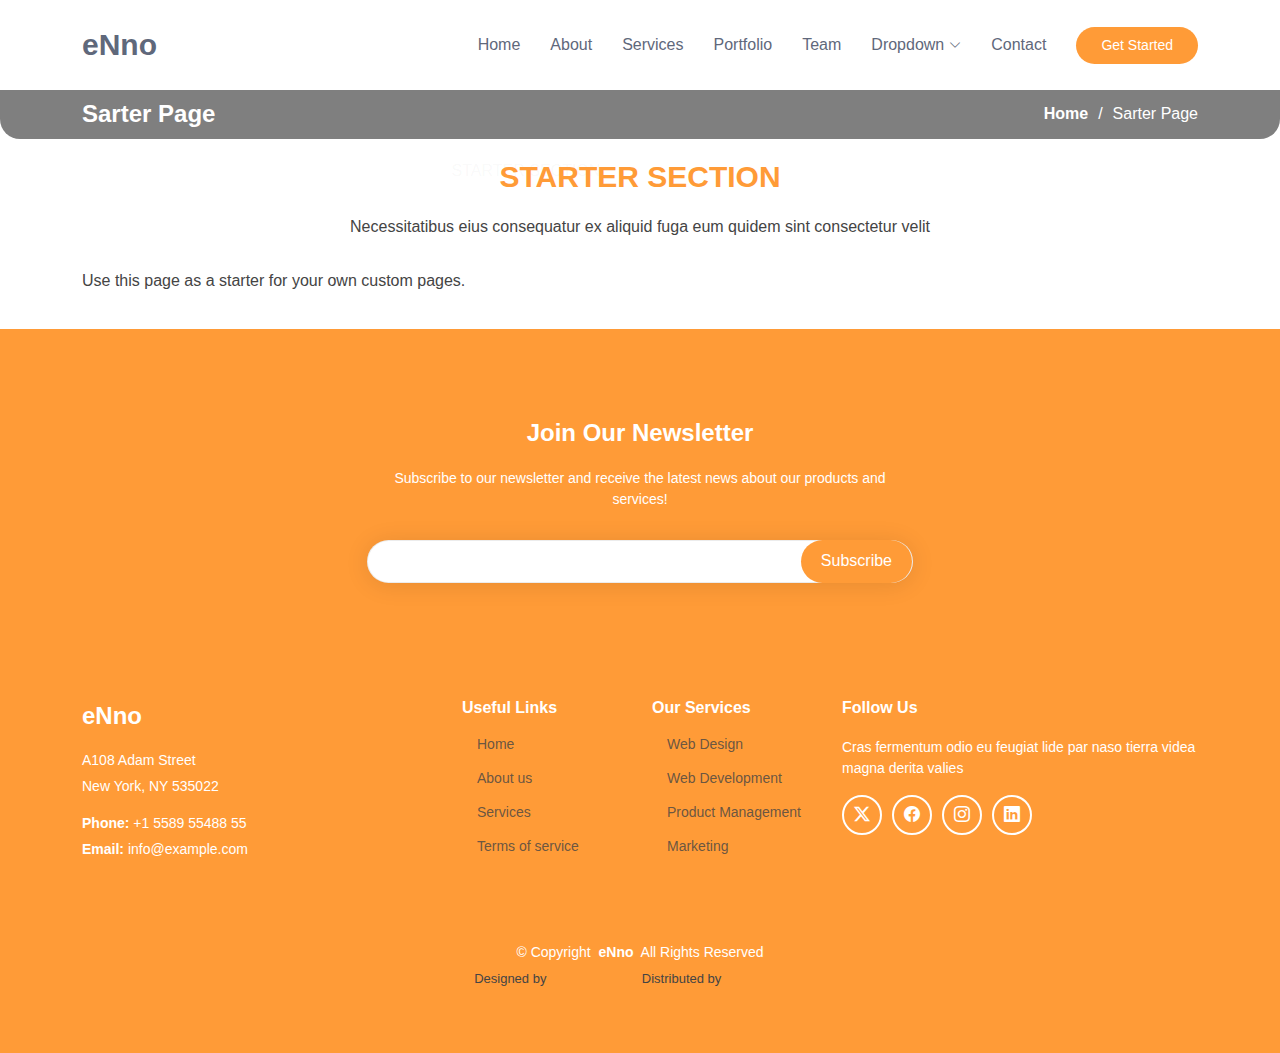
<file: sarter-page.html>
<!DOCTYPE html>
<html lang="en">

<head>
  <meta charset="utf-8">
  <meta content="width=device-width, initial-scale=1.0" name="viewport">
  <title>Sarter Page - eNno Bootstrap Template</title>
  <meta name="description" content="">
  <meta name="keywords" content="">

  <!-- Favicons -->
  <link href="assets/img/favicon.png" rel="icon">
  <link href="assets/img/apple-touch-icon.png" rel="apple-touch-icon">

  <!-- Fonts -->
  <link href="https://fonts.googleapis.com" rel="preconnect">
  <link href="https://fonts.gstatic.com" rel="preconnect" crossorigin>
  <link href="https://fonts.googleapis.com/css2?family=Roboto:ital,wght@0,100;0,300;0,400;0,500;0,700;0,900;1,100;1,300;1,400;1,500;1,700;1,900&family=Raleway:ital,wght@0,100;0,200;0,300;0,400;0,500;0,600;0,700;0,800;0,900;1,100;1,200;1,300;1,400;1,500;1,600;1,700;1,800;1,900&family=Ubuntu:ital,wght@0,300;0,400;0,500;0,700;1,300;1,400;1,500;1,700&display=swap" rel="stylesheet">

  <!-- Vendor CSS Files -->
  <link href="assets/vendor/bootstrap/css/bootstrap.min.css" rel="stylesheet">
  <link href="assets/vendor/bootstrap-icons/bootstrap-icons.css" rel="stylesheet">
  <link href="assets/vendor/aos/aos.css" rel="stylesheet">
  <link href="assets/vendor/glightbox/css/glightbox.min.css" rel="stylesheet">
  <link href="assets/vendor/swiper/swiper-bundle.min.css" rel="stylesheet">

  <!-- Main CSS File -->
  <link href="assets/css/main.css" rel="stylesheet">

  <!-- =======================================================
  * Template Name: eNno
  * Template URL: https://bootstrapmade.com/enno-free-simple-bootstrap-template/
  * Updated: Aug 07 2024 with Bootstrap v5.3.3
  * Author: BootstrapMade.com
  * License: https://bootstrapmade.com/license/
  ======================================================== -->
</head>

<body class="sarter-page-page">

  <header id="header" class="header d-flex align-items-center sticky-top">
    <div class="container-fluid container-xl position-relative d-flex align-items-center">

      <a href="index.html" class="logo d-flex align-items-center me-auto">
        <!-- Uncomment the line below if you also wish to use an image logo -->
        <!-- <img src="assets/img/logo.png" alt=""> -->
        <h1 class="sitename">eNno</h1>
      </a>

      <nav id="navmenu" class="navmenu">
        <ul>
          <li><a href="#hero">Home</a></li>
          <li><a href="#about">About</a></li>
          <li><a href="#services">Services</a></li>
          <li><a href="#portfolio">Portfolio</a></li>
          <li><a href="#team">Team</a></li>
          <li class="dropdown"><a href="#"><span>Dropdown</span> <i class="bi bi-chevron-down toggle-dropdown"></i></a>
            <ul>
              <li><a href="#">Dropdown 1</a></li>
              <li class="dropdown"><a href="#"><span>Deep Dropdown</span> <i class="bi bi-chevron-down toggle-dropdown"></i></a>
                <ul>
                  <li><a href="#">Deep Dropdown 1</a></li>
                  <li><a href="#">Deep Dropdown 2</a></li>
                  <li><a href="#">Deep Dropdown 3</a></li>
                  <li><a href="#">Deep Dropdown 4</a></li>
                  <li><a href="#">Deep Dropdown 5</a></li>
                </ul>
              </li>
              <li><a href="#">Dropdown 2</a></li>
              <li><a href="#">Dropdown 3</a></li>
              <li><a href="#">Dropdown 4</a></li>
            </ul>
          </li>
          <li><a href="#contact">Contact</a></li>
        </ul>
        <i class="mobile-nav-toggle d-xl-none bi bi-list"></i>
      </nav>

      <a class="btn-getstarted" href="index.html#about">Get Started</a>

    </div>
  </header>

  <main class="main">

    <!-- Page Title -->
    <div class="page-title">
      <div class="container d-lg-flex justify-content-between align-items-center">
        <h1 class="mb-2 mb-lg-0">Sarter Page</h1>
        <nav class="breadcrumbs">
          <ol>
            <li><a href="index.html">Home</a></li>
            <li class="current">Sarter Page</li>
          </ol>
        </nav>
      </div>
    </div><!-- End Page Title -->

    <!-- Starter Section Section -->
    <section id="starter-section" class="starter-section section">

      <!-- Section Title -->
      <div class="container section-title" data-aos="fade-up">
        <span>Starter Section</span>
        <h2>Starter Section</h2>
        <p>Necessitatibus eius consequatur ex aliquid fuga eum quidem sint consectetur velit</p>
      </div><!-- End Section Title -->

      <div class="container" data-aos="fade-up">
        <p>Use this page as a starter for your own custom pages.</p>
      </div>

    </section><!-- /Starter Section Section -->

  </main>

  <footer id="footer" class="footer">

    <div class="footer-newsletter">
      <div class="container">
        <div class="row justify-content-center text-center">
          <div class="col-lg-6">
            <h4>Join Our Newsletter</h4>
            <p>Subscribe to our newsletter and receive the latest news about our products and services!</p>
            <form action="forms/newsletter.php" method="post" class="php-email-form">
              <div class="newsletter-form"><input type="email" name="email"><input type="submit" value="Subscribe"></div>
              <div class="loading">Loading</div>
              <div class="error-message"></div>
              <div class="sent-message">Your subscription request has been sent. Thank you!</div>
            </form>
          </div>
        </div>
      </div>
    </div>

    <div class="container footer-top">
      <div class="row gy-4">
        <div class="col-lg-4 col-md-6 footer-about">
          <a href="index.html" class="d-flex align-items-center">
            <span class="sitename">eNno</span>
          </a>
          <div class="footer-contact pt-3">
            <p>A108 Adam Street</p>
            <p>New York, NY 535022</p>
            <p class="mt-3"><strong>Phone:</strong> <span>+1 5589 55488 55</span></p>
            <p><strong>Email:</strong> <span>info@example.com</span></p>
          </div>
        </div>

        <div class="col-lg-2 col-md-3 footer-links">
          <h4>Useful Links</h4>
          <ul>
            <li><i class="bi bi-chevron-right"></i> <a href="#">Home</a></li>
            <li><i class="bi bi-chevron-right"></i> <a href="#">About us</a></li>
            <li><i class="bi bi-chevron-right"></i> <a href="#">Services</a></li>
            <li><i class="bi bi-chevron-right"></i> <a href="#">Terms of service</a></li>
          </ul>
        </div>

        <div class="col-lg-2 col-md-3 footer-links">
          <h4>Our Services</h4>
          <ul>
            <li><i class="bi bi-chevron-right"></i> <a href="#">Web Design</a></li>
            <li><i class="bi bi-chevron-right"></i> <a href="#">Web Development</a></li>
            <li><i class="bi bi-chevron-right"></i> <a href="#">Product Management</a></li>
            <li><i class="bi bi-chevron-right"></i> <a href="#">Marketing</a></li>
          </ul>
        </div>

        <div class="col-lg-4 col-md-12">
          <h4>Follow Us</h4>
          <p>Cras fermentum odio eu feugiat lide par naso tierra videa magna derita valies</p>
          <div class="social-links d-flex">
            <a href=""><i class="bi bi-twitter-x"></i></a>
            <a href=""><i class="bi bi-facebook"></i></a>
            <a href=""><i class="bi bi-instagram"></i></a>
            <a href=""><i class="bi bi-linkedin"></i></a>
          </div>
        </div>

      </div>
    </div>

    <div class="container copyright text-center mt-4">
      <p>© <span>Copyright</span> <strong class="px-1 sitename">eNno</strong> <span>All Rights Reserved</span></p>
      <div class="credits">
        <!-- All the links in the footer should remain intact. -->
        <!-- You can delete the links only if you've purchased the pro version. -->
        <!-- Licensing information: https://bootstrapmade.com/license/ -->
        <!-- Purchase the pro version with working PHP/AJAX contact form: [buy-url] -->
        Designed by <a href="https://bootstrapmade.com/">BootstrapMade</a> Distributed by <a href=“https://themewagon.com>ThemeWagon
      </div>
    </div>

  </footer>

  <!-- Scroll Top -->
  <a href="#" id="scroll-top" class="scroll-top d-flex align-items-center justify-content-center"><i class="bi bi-arrow-up-short"></i></a>

  <!-- Preloader -->
  <div id="preloader"></div>

  <!-- Vendor JS Files -->
  <script src="assets/vendor/bootstrap/js/bootstrap.bundle.min.js"></script>
  <script src="assets/vendor/php-email-form/validate.js"></script>
  <script src="assets/vendor/aos/aos.js"></script>
  <script src="assets/vendor/glightbox/js/glightbox.min.js"></script>
  <script src="assets/vendor/purecounter/purecounter_vanilla.js"></script>
  <script src="assets/vendor/imagesloaded/imagesloaded.pkgd.min.js"></script>
  <script src="assets/vendor/isotope-layout/isotope.pkgd.min.js"></script>
  <script src="assets/vendor/swiper/swiper-bundle.min.js"></script>

  <!-- Main JS File -->
  <script src="assets/js/main.js"></script>

</body>

</html>
</file>
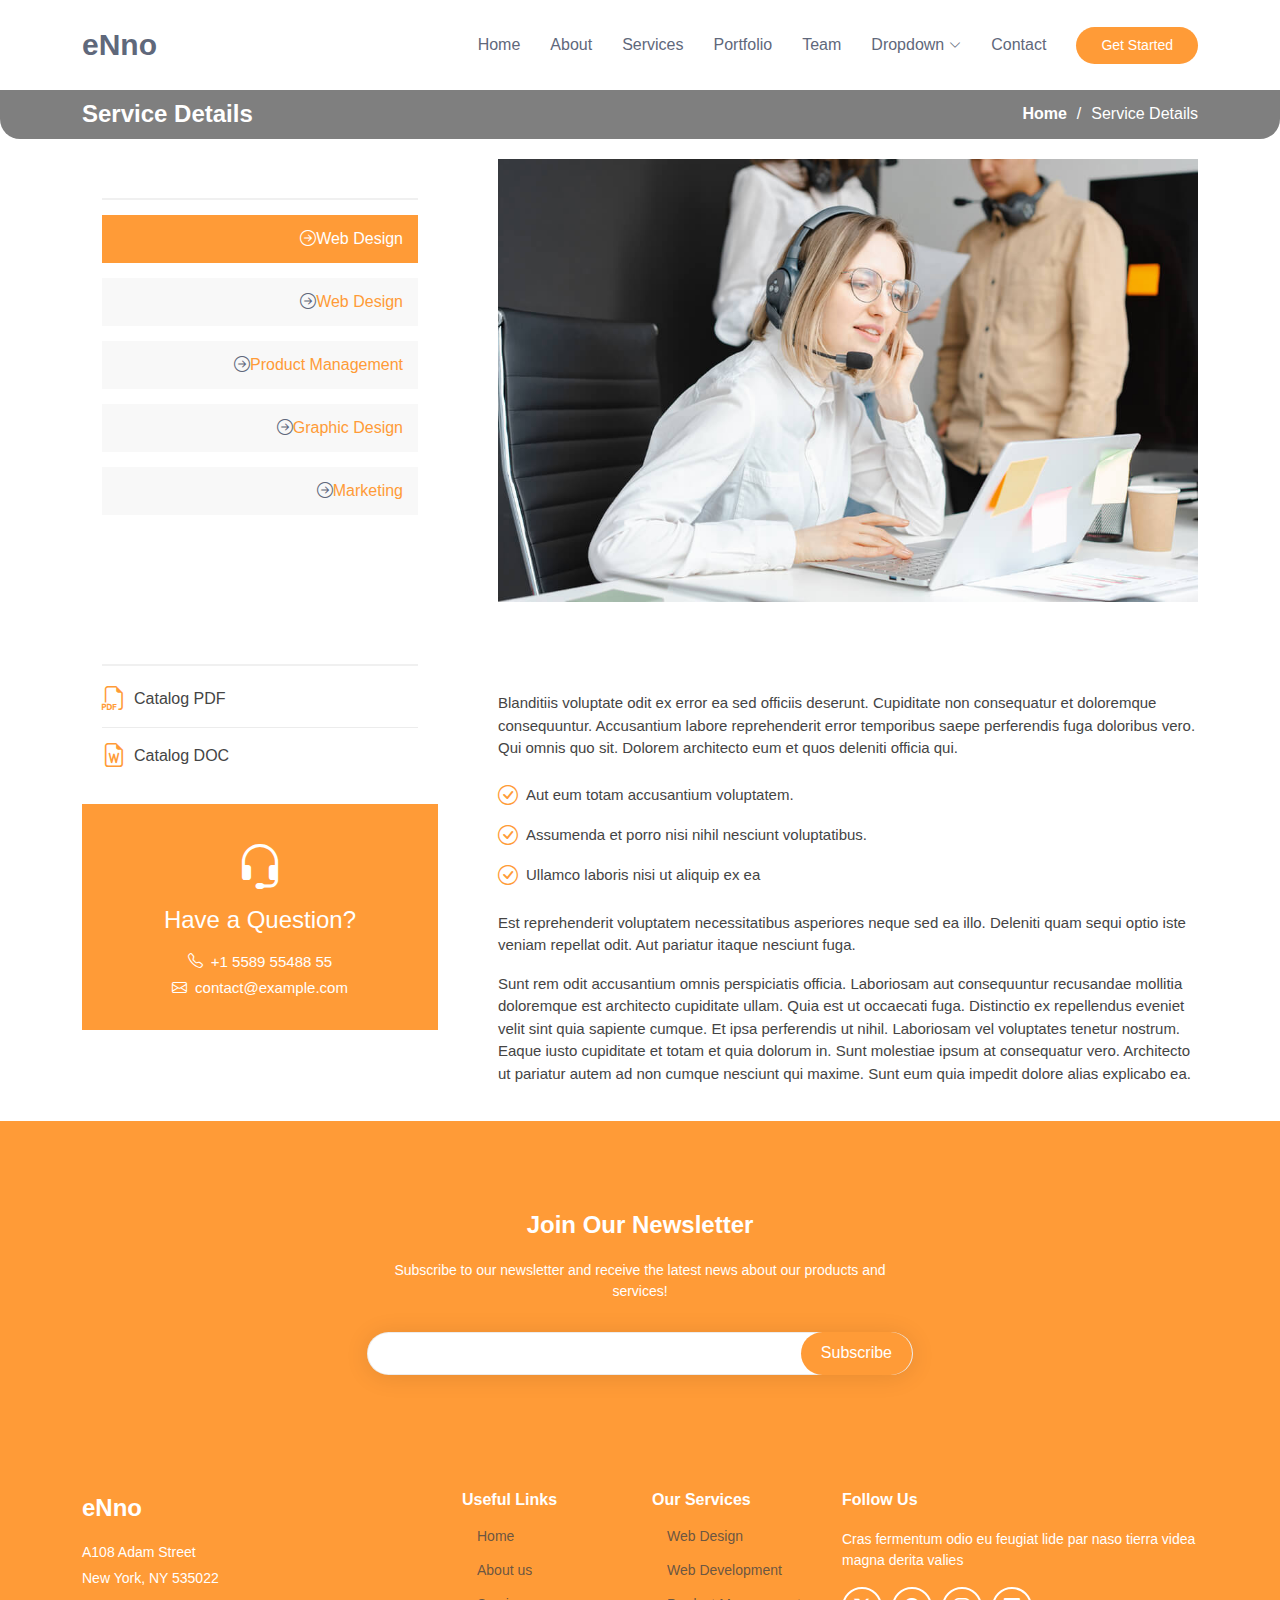
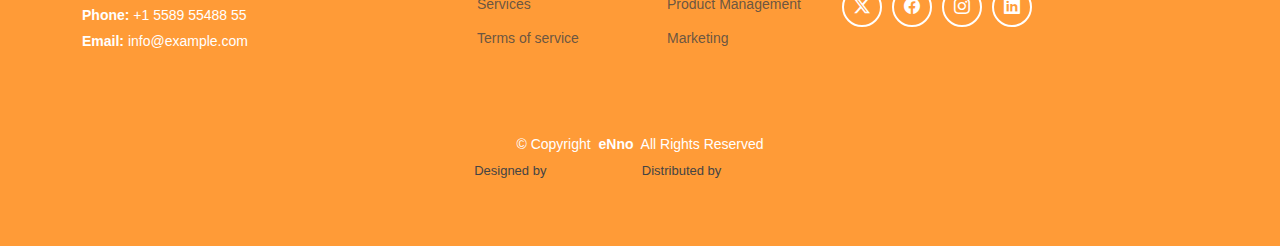
<file: service-details.html>
<!DOCTYPE html>
<html lang="en">

<head>
  <meta charset="utf-8">
  <meta content="width=device-width, initial-scale=1.0" name="viewport">
  <title>Service Details - eNno Bootstrap Template</title>
  <meta name="description" content="">
  <meta name="keywords" content="">

  <!-- Favicons -->
  <link href="assets/img/favicon.png" rel="icon">
  <link href="assets/img/apple-touch-icon.png" rel="apple-touch-icon">

  <!-- Fonts -->
  <link href="https://fonts.googleapis.com" rel="preconnect">
  <link href="https://fonts.gstatic.com" rel="preconnect" crossorigin>
  <link href="https://fonts.googleapis.com/css2?family=Roboto:ital,wght@0,100;0,300;0,400;0,500;0,700;0,900;1,100;1,300;1,400;1,500;1,700;1,900&family=Raleway:ital,wght@0,100;0,200;0,300;0,400;0,500;0,600;0,700;0,800;0,900;1,100;1,200;1,300;1,400;1,500;1,600;1,700;1,800;1,900&family=Ubuntu:ital,wght@0,300;0,400;0,500;0,700;1,300;1,400;1,500;1,700&display=swap" rel="stylesheet">

  <!-- Vendor CSS Files -->
  <link href="assets/vendor/bootstrap/css/bootstrap.min.css" rel="stylesheet">
  <link href="assets/vendor/bootstrap-icons/bootstrap-icons.css" rel="stylesheet">
  <link href="assets/vendor/aos/aos.css" rel="stylesheet">
  <link href="assets/vendor/glightbox/css/glightbox.min.css" rel="stylesheet">
  <link href="assets/vendor/swiper/swiper-bundle.min.css" rel="stylesheet">

  <!-- Main CSS File -->
  <link href="assets/css/main.css" rel="stylesheet">

  <!-- =======================================================
  * Template Name: eNno
  * Template URL: https://bootstrapmade.com/enno-free-simple-bootstrap-template/
  * Updated: Aug 07 2024 with Bootstrap v5.3.3
  * Author: BootstrapMade.com
  * License: https://bootstrapmade.com/license/
  ======================================================== -->
</head>

<body class="service-details-page">

  <header id="header" class="header d-flex align-items-center sticky-top">
    <div class="container-fluid container-xl position-relative d-flex align-items-center">

      <a href="index.html" class="logo d-flex align-items-center me-auto">
        <!-- Uncomment the line below if you also wish to use an image logo -->
        <!-- <img src="assets/img/logo.png" alt=""> -->
        <h1 class="sitename">eNno</h1>
      </a>

      <nav id="navmenu" class="navmenu">
        <ul>
          <li><a href="#hero">Home</a></li>
          <li><a href="#about">About</a></li>
          <li><a href="#services">Services</a></li>
          <li><a href="#portfolio">Portfolio</a></li>
          <li><a href="#team">Team</a></li>
          <li class="dropdown"><a href="#"><span>Dropdown</span> <i class="bi bi-chevron-down toggle-dropdown"></i></a>
            <ul>
              <li><a href="#">Dropdown 1</a></li>
              <li class="dropdown"><a href="#"><span>Deep Dropdown</span> <i class="bi bi-chevron-down toggle-dropdown"></i></a>
                <ul>
                  <li><a href="#">Deep Dropdown 1</a></li>
                  <li><a href="#">Deep Dropdown 2</a></li>
                  <li><a href="#">Deep Dropdown 3</a></li>
                  <li><a href="#">Deep Dropdown 4</a></li>
                  <li><a href="#">Deep Dropdown 5</a></li>
                </ul>
              </li>
              <li><a href="#">Dropdown 2</a></li>
              <li><a href="#">Dropdown 3</a></li>
              <li><a href="#">Dropdown 4</a></li>
            </ul>
          </li>
          <li><a href="#contact">Contact</a></li>
        </ul>
        <i class="mobile-nav-toggle d-xl-none bi bi-list"></i>
      </nav>

      <a class="btn-getstarted" href="index.html#about">Get Started</a>

    </div>
  </header>

  <main class="main">

    <!-- Page Title -->
    <div class="page-title">
      <div class="container d-lg-flex justify-content-between align-items-center">
        <h1 class="mb-2 mb-lg-0">Service Details</h1>
        <nav class="breadcrumbs">
          <ol>
            <li><a href="index.html">Home</a></li>
            <li class="current">Service Details</li>
          </ol>
        </nav>
      </div>
    </div><!-- End Page Title -->

    <!-- Service Details Section -->
    <section id="service-details" class="service-details section">

      <div class="container">

        <div class="row gy-5">

          <div class="col-lg-4" data-aos="fade-up" data-aos-delay="100">

            <div class="service-box">
              <h4>Serices List</h4>
              <div class="services-list">
                <a href="#" class="active"><i class="bi bi-arrow-right-circle"></i><span>Web Design</span></a>
                <a href="#"><i class="bi bi-arrow-right-circle"></i><span>Web Design</span></a>
                <a href="#"><i class="bi bi-arrow-right-circle"></i><span>Product Management</span></a>
                <a href="#"><i class="bi bi-arrow-right-circle"></i><span>Graphic Design</span></a>
                <a href="#"><i class="bi bi-arrow-right-circle"></i><span>Marketing</span></a>
              </div>
            </div><!-- End Services List -->

            <div class="service-box">
              <h4>Download Catalog</h4>
              <div class="download-catalog">
                <a href="#"><i class="bi bi-filetype-pdf"></i><span>Catalog PDF</span></a>
                <a href="#"><i class="bi bi-file-earmark-word"></i><span>Catalog DOC</span></a>
              </div>
            </div><!-- End Services List -->

            <div class="help-box d-flex flex-column justify-content-center align-items-center">
              <i class="bi bi-headset help-icon"></i>
              <h4>Have a Question?</h4>
              <p class="d-flex align-items-center mt-2 mb-0"><i class="bi bi-telephone me-2"></i> <span>+1 5589 55488 55</span></p>
              <p class="d-flex align-items-center mt-1 mb-0"><i class="bi bi-envelope me-2"></i> <a href="mailto:contact@example.com">contact@example.com</a></p>
            </div>

          </div>

          <div class="col-lg-8 ps-lg-5" data-aos="fade-up" data-aos-delay="200">
            <img src="assets/img/services.jpg" alt="" class="img-fluid services-img">
            <h3>Temporibus et in vero dicta aut eius lidero plastis trand lined voluptas dolorem ut voluptas</h3>
            <p>
              Blanditiis voluptate odit ex error ea sed officiis deserunt. Cupiditate non consequatur et doloremque consequuntur. Accusantium labore reprehenderit error temporibus saepe perferendis fuga doloribus vero. Qui omnis quo sit. Dolorem architecto eum et quos deleniti officia qui.
            </p>
            <ul>
              <li><i class="bi bi-check-circle"></i> <span>Aut eum totam accusantium voluptatem.</span></li>
              <li><i class="bi bi-check-circle"></i> <span>Assumenda et porro nisi nihil nesciunt voluptatibus.</span></li>
              <li><i class="bi bi-check-circle"></i> <span>Ullamco laboris nisi ut aliquip ex ea</span></li>
            </ul>
            <p>
              Est reprehenderit voluptatem necessitatibus asperiores neque sed ea illo. Deleniti quam sequi optio iste veniam repellat odit. Aut pariatur itaque nesciunt fuga.
            </p>
            <p>
              Sunt rem odit accusantium omnis perspiciatis officia. Laboriosam aut consequuntur recusandae mollitia doloremque est architecto cupiditate ullam. Quia est ut occaecati fuga. Distinctio ex repellendus eveniet velit sint quia sapiente cumque. Et ipsa perferendis ut nihil. Laboriosam vel voluptates tenetur nostrum. Eaque iusto cupiditate et totam et quia dolorum in. Sunt molestiae ipsum at consequatur vero. Architecto ut pariatur autem ad non cumque nesciunt qui maxime. Sunt eum quia impedit dolore alias explicabo ea.
            </p>
          </div>

        </div>

      </div>

    </section><!-- /Service Details Section -->

  </main>

  <footer id="footer" class="footer">

    <div class="footer-newsletter">
      <div class="container">
        <div class="row justify-content-center text-center">
          <div class="col-lg-6">
            <h4>Join Our Newsletter</h4>
            <p>Subscribe to our newsletter and receive the latest news about our products and services!</p>
            <form action="forms/newsletter.php" method="post" class="php-email-form">
              <div class="newsletter-form"><input type="email" name="email"><input type="submit" value="Subscribe"></div>
              <div class="loading">Loading</div>
              <div class="error-message"></div>
              <div class="sent-message">Your subscription request has been sent. Thank you!</div>
            </form>
          </div>
        </div>
      </div>
    </div>

    <div class="container footer-top">
      <div class="row gy-4">
        <div class="col-lg-4 col-md-6 footer-about">
          <a href="index.html" class="d-flex align-items-center">
            <span class="sitename">eNno</span>
          </a>
          <div class="footer-contact pt-3">
            <p>A108 Adam Street</p>
            <p>New York, NY 535022</p>
            <p class="mt-3"><strong>Phone:</strong> <span>+1 5589 55488 55</span></p>
            <p><strong>Email:</strong> <span>info@example.com</span></p>
          </div>
        </div>

        <div class="col-lg-2 col-md-3 footer-links">
          <h4>Useful Links</h4>
          <ul>
            <li><i class="bi bi-chevron-right"></i> <a href="#">Home</a></li>
            <li><i class="bi bi-chevron-right"></i> <a href="#">About us</a></li>
            <li><i class="bi bi-chevron-right"></i> <a href="#">Services</a></li>
            <li><i class="bi bi-chevron-right"></i> <a href="#">Terms of service</a></li>
          </ul>
        </div>

        <div class="col-lg-2 col-md-3 footer-links">
          <h4>Our Services</h4>
          <ul>
            <li><i class="bi bi-chevron-right"></i> <a href="#">Web Design</a></li>
            <li><i class="bi bi-chevron-right"></i> <a href="#">Web Development</a></li>
            <li><i class="bi bi-chevron-right"></i> <a href="#">Product Management</a></li>
            <li><i class="bi bi-chevron-right"></i> <a href="#">Marketing</a></li>
          </ul>
        </div>

        <div class="col-lg-4 col-md-12">
          <h4>Follow Us</h4>
          <p>Cras fermentum odio eu feugiat lide par naso tierra videa magna derita valies</p>
          <div class="social-links d-flex">
            <a href=""><i class="bi bi-twitter-x"></i></a>
            <a href=""><i class="bi bi-facebook"></i></a>
            <a href=""><i class="bi bi-instagram"></i></a>
            <a href=""><i class="bi bi-linkedin"></i></a>
          </div>
        </div>

      </div>
    </div>

    <div class="container copyright text-center mt-4">
      <p>© <span>Copyright</span> <strong class="px-1 sitename">eNno</strong> <span>All Rights Reserved</span></p>
      <div class="credits">
        <!-- All the links in the footer should remain intact. -->
        <!-- You can delete the links only if you've purchased the pro version. -->
        <!-- Licensing information: https://bootstrapmade.com/license/ -->
        <!-- Purchase the pro version with working PHP/AJAX contact form: [buy-url] -->
        Designed by <a href="https://bootstrapmade.com/">BootstrapMade</a> Distributed by <a href=“https://themewagon.com>ThemeWagon
      </div>
    </div>

  </footer>

  <!-- Scroll Top -->
  <a href="#" id="scroll-top" class="scroll-top d-flex align-items-center justify-content-center"><i class="bi bi-arrow-up-short"></i></a>

  <!-- Preloader -->
  <div id="preloader"></div>

  <!-- Vendor JS Files -->
  <script src="assets/vendor/bootstrap/js/bootstrap.bundle.min.js"></script>
  <script src="assets/vendor/php-email-form/validate.js"></script>
  <script src="assets/vendor/aos/aos.js"></script>
  <script src="assets/vendor/glightbox/js/glightbox.min.js"></script>
  <script src="assets/vendor/purecounter/purecounter_vanilla.js"></script>
  <script src="assets/vendor/imagesloaded/imagesloaded.pkgd.min.js"></script>
  <script src="assets/vendor/isotope-layout/isotope.pkgd.min.js"></script>
  <script src="assets/vendor/swiper/swiper-bundle.min.js"></script>

  <!-- Main JS File -->
  <script src="assets/js/main.js"></script>

</body>

</html>
</file>
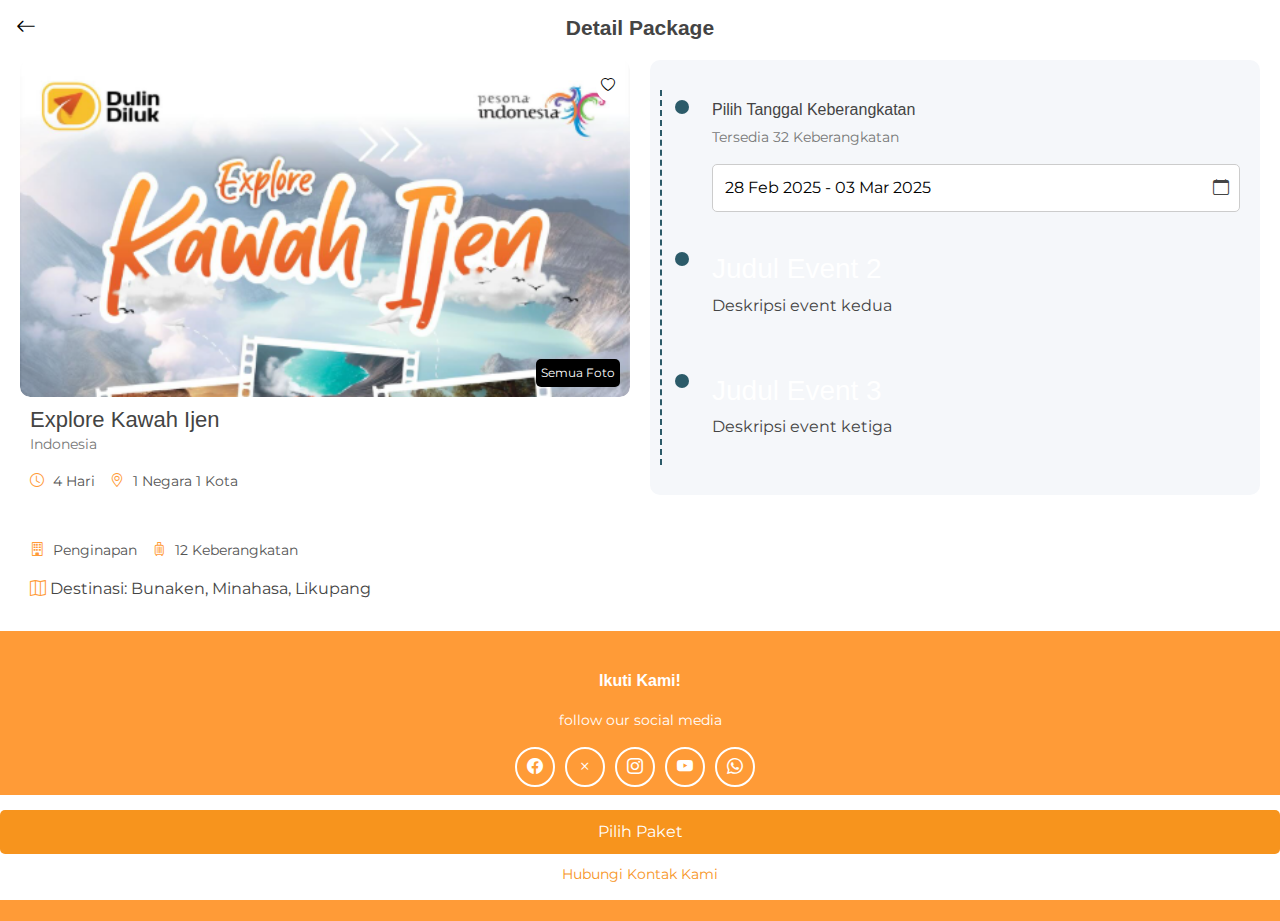
<file: pages/Opentrip/detail-produk.html>
<!DOCTYPE html>
<html lang="en">

<head>
  <meta charset="utf-8">
  <meta content="width=device-width, initial-scale=1.0" name="viewport">
  <title>Dulin Diluk - Travel Anak Muda</title>
  <meta name="description" content="">
  <meta name="keywords" content="">

  <!-- Favicons -->
  <link href="../../assets/img/favicon.png" rel="icon">
  <link href="../../assets/img/apple-touch-icon.png" rel="apple-touch-icon">

  <!-- Fonts -->
  <link href="https://fonts.googleapis.com" rel="preconnect">
  <link href="https://fonts.gstatic.com" rel="preconnect" crossorigin>
  <link href="https://fonts.googleapis.com/css2?family=Roboto:ital,wght@0,100;0,300;0,400;0,500;0,700;0,900;1,100;1,300;1,400;1,500;1,700;1,900&family=Raleway:ital,wght@0,100;0,200;0,300;0,400;0,500;0,600;0,700;0,800;0,900;1,100;1,200;1,300;1,400;1,500;1,600;1,700;1,800;1,900&family=Ubuntu:ital,wght@0,300;0,400;0,500;0,700;1,300;1,400;1,500;1,700&display=swap" rel="stylesheet">
  <link href="https://fonts.googleapis.com/css2?family=Montserrat:wght@300;400;500;600;700&display=swap" rel="stylesheet">

  <!-- Vendor CSS Files -->
  <link href="../../assets/vendor/bootstrap/css/bootstrap.min.css" rel="stylesheet">
  <link href="../../assets/vendor/bootstrap-icons/bootstrap-icons.css" rel="stylesheet">
  <link href="../../assets/vendor/aos/aos.css" rel="stylesheet">
  <link href="../../assets/vendor/glightbox/css/glightbox.min.css" rel="stylesheet">
  <link href="../../assets/vendor/swiper/swiper-bundle.min.css" rel="stylesheet">

  <!-- Main CSS File -->
  <link href="../../assets/css/main.css" rel="stylesheet">

  <!-- =======================================================
  * Template Name: eNno
  * Template URL: https://bootstrapmade.com/enno-free-simple-bootstrap-template/
  * Updated: Aug 07 2024 with Bootstrap v5.3.3
  * Author: BootstrapMade.com
  * License: https://bootstrapmade.com/license/
  ======================================================== -->
</head>

<body class="index-page no-navbar">

  <header id="header" class="header d-flex align-items-center sticky-top">
    <div class="container-fluid container-xl position-relative d-flex align-items-center">

      <a href="index.html" class="logo d-flex align-items-center me-auto">
        <!-- Uncomment the line below if you also wish to use an image logo -->
        <img src="../../assets/img/LogoDulinDiluk.png" alt="">
        <!-- <h1 class="sitename">eNno</h1> -->
      </a>

      <nav id="navmenu" class="navmenu">
        <ul>
          <li><a href="#hero" class="active">Beranda</a></li>
          <li><a href="pages/Opentrip/index.html">Open Trip</a></li>
          <li><a href="#portfolio">Private Trip Package</a></li>
          <li><a href="#team">Rent Car</a></li>
          <li><a href="#team">Travel Post</a></li>
          <li><a href="#team">About</a></li>
        </ul>
        <i class="mobile-nav-toggle d-xl-none bi bi-list"></i>
      </nav>
      <form class="search-form d-flex align-items-center" action="search.html" method="GET">
        <input type="text" name="q" placeholder="Cari..." class="form-control">
        <button type="submit" class="btn btn-light">
            <i class="bi bi-search"></i>
        </button>
    </form>

    </div>
  </header>

  <main class="main">
    <section id="custom-detail-package" class="custom-detail-package">
      <header class="custom-header">
          <button class="back-button"><i class="bi bi-arrow-left"></i></button>
          <h2>Detail Package</h2>
      </header>
      <div class="custom-package-content">
          <!-- Gambar & Info -->
          <div class="custom-left">
            <div class="custom-image-container">
                <img src="../../assets/img/opentrip/Kawah Ijen.png" alt="Bunaken">
                <button class="share-button"><i class="bi bi-heart"></i></button>
                <span class="photo-count">Semua Foto</span>
            </div>
        
            <div class="custom-package-info">
                <h3>Explore Kawah Ijen</h3>
                <p class="location">Indonesia</p>
                
                <!-- Detail Paket -->
                <div class="custom-details">
                    <span><i class="bi bi-clock"></i> 4 Hari</span>
                    <span><i class="bi bi-geo-alt"></i> 1 Negara 1 Kota</span>
                </div>
        
                <!-- Fasilitas -->
                <div class="fasilitas-details mt-5">
                    <span><i class="bi bi-building"></i> Penginapan</span>
                    <span><i class="bi bi-suitcase"></i> 12 Keberangkatan</span>
                </div>
        
                <!-- Destinasi -->
                <div class="destinasi-details mt-3">
                    <span><i class="bi bi-map"></i> Destinasi: Bunaken, Minahasa, Likupang</span>
                </div>
            </div>
            
        </div>
          <!-- Form Pilihan -->
          <div class="custom-right">
              <div class="custom-form-container">
                <div class="timeline">
                  <div class="timeline-item">
                      <div class="timeline-dot"></div>
                      <div class="timeline-content">
                        <h4>Pilih Tanggal Keberangkatan</h4>
                        <p class="availability">Tersedia 32 Keberangkatan</p>
                        <div class="custom-date-picker">
                            <input type="text" value="28 Feb 2025 - 03 Mar 2025">
                            <i class="bi bi-calendar"></i>
                        </div>
                      </div>
                  </div>
              
                  <div class="timeline-item">
                      <div class="timeline-dot"></div>
                      <div class="timeline-content">
                          <h3>Judul Event 2</h3>
                          <p>Deskripsi event kedua</p>
                      </div>
                  </div>
              
                  <div class="timeline-item">
                      <div class="timeline-dot"></div>
                      <div class="timeline-content">
                          <h3>Judul Event 3</h3>
                          <p>Deskripsi event ketiga</p>
                      </div>
                  </div>
              </div>
              
              </div>
          </div>
      </div>
  
      <!-- Tombol Pilih Paket -->
      <div class="custom-button-group">
          <button class="select-package">Pilih Paket</button>
          <a href="#" class="contact-link">Hubungi Kontak Kami</a>
      </div>
  </section>
  <!-- /Service Details Section -->

  </main>

  <footer id="footer" class="footer">
    <div class="container text-center">
        <h4>Ikuti Kami!</h4>
        <p>follow our social media</p>
        <div class="social-links d-flex justify-content-center">
          <a href="#" class="social-icon"><i class="bi bi-facebook"></i></a>
          <a href="#" class="social-icon"><i class="bi bi-x"></i></a>
          <a href="#" class="social-icon"><i class="bi bi-instagram"></i></a>
          <a href="#" class="social-icon"><i class="bi bi-youtube"></i></a>
          <a href="#" class="social-icon"><i class="bi bi-whatsapp"></i></a>
        </div>
        <div class="ketentuan mt-3">
            <a href="#">Tentang Kami</a>
            <span>|</span>
            <a href="#">Syarat & Ketentuan</a>
            <span>|</span>
            <a href="#">Media</a>
            <span>|</span>
            <a href="#">Kebijakan & Privasi</a>
            <span>|</span>
            <a href="#">Hubungi Kami</a>
            <span>|</span>
            <a href="#">Tanggapan</a>
            <span>|</span>
            <a href="#">FAQ</a>
        </div>
        
        <p class="copyright-footer">&copy; Copyright 2024 PT Sekawan Jaya Group</p>
    </div>
</footer>

  <!-- Scroll Top -->
  <a href="#" id="" class="scroll-top d-flex align-items-center justify-content-center"><i class="bi bi-whatsapp"></i></a>

  <!-- Preloader -->
  <div id="preloader"></div>

  <!-- Vendor JS Files -->
  <script src="../../assets/vendor/bootstrap/js/bootstrap.bundle.min.js"></script>
  <script src="../../assets/vendor/php-email-form/validate.js"></script>
  <script src="../../assets/vendor/aos/aos.js"></script>
  <script src="../../assets/vendor/glightbox/js/glightbox.min.js"></script>
  <script src="../../assets/vendor/purecounter/purecounter_vanilla.js"></script>
  <script src="../../assets/vendor/imagesloaded/imagesloaded.pkgd.min.js"></script>
  <script src="../../assets/vendor/isotope-layout/isotope.pkgd.min.js"></script>
  <script src="../../assets/vendor/swiper/swiper-bundle.min.js"></script>

  <!-- Main JS File -->
  <script src="../../assets/js/main.js"></script>

</body>

</html>
</file>
<file: assets/css/main.css>
/**
* Template Name: eNno
* Template URL: https://bootstrapmade.com/enno-free-simple-bootstrap-template/
* Updated: Aug 07 2024 with Bootstrap v5.3.3
* Author: BootstrapMade.com
* License: https://bootstrapmade.com/license/
*/

/*--------------------------------------------------------------
# Font & Color Variables
# Help: https://bootstrapmade.com/color-system/
--------------------------------------------------------------*/
/* Fonts */
:root {
  --default-font: "Nunito", sans-serif;
  --heading-font: "Poppins", sans-serif;
}

/* Global Colors - The following color variables are used throughout the website. Updating them here will change the color scheme of the entire website */
:root { 
  --background-color: #ffffff; /* Background color for the entire website, including individual sections */
  --default-color: #444444; /* Default color used for the majority of the text content across the entire website */
  --heading-color: #5f687b; /* Color for headings, subheadings and title throughout the website */
  --accent-color: #ff9b37; /* Accent color that represents your brand on the website. It's used for buttons, links, and other elements that need to stand out */
  --surface-color: #ffffff; /* The surface color is used as a background of boxed elements within sections, such as cards, icon boxes, or other elements that require a visual separation from the global background. */
  --contrast-color: #ffffff; /* Contrast color for text, ensuring readability against backgrounds of accent, heading, or default colors. */
}

/* Nav Menu Colors - The following color variables are used specifically for the navigation menu. They are separate from the global colors to allow for more customization options */
:root {
  --nav-color: #5f687b;  /* The default color of the main navmenu links */
  --nav-hover-color: #ff9b37; /* Applied to main navmenu links when they are hovered over or active */
  --nav-mobile-background-color: #ffffff; /* Used as the background color for mobile navigation menu */
  --nav-dropdown-background-color: #ffffff; /* Used as the background color for dropdown items that appear when hovering over primary navigation items */
  --nav-dropdown-color: #5f687b; /* Used for navigation links of the dropdown items in the navigation menu. */
  --nav-dropdown-hover-color: #ff9b37; /* Similar to --nav-hover-color, this color is applied to dropdown navigation links when they are hovered over. */
}

/* Color Presets - These classes override global colors when applied to any section or element, providing reuse of the sam color scheme. */

.light-background {
  --background-color: #f9f9f9;
  --surface-color: #ffffff;
}

.dark-background {
  --background-color: #060606;
  --default-color: #ffffff;
  --heading-color: #ffffff;
  --surface-color: #252525;
  --contrast-color: #ffffff;
}

.accent-background {
  --background-color: #ff9b37;
  --default-color: #ffffff;
  --heading-color: #ffffff;
  --surface-color: #ff9b37;
  --contrast-color: #ffffff;
}

/* Smooth scroll */
:root {
  scroll-behavior: smooth;
}

/*--------------------------------------------------------------
# General Styling & Shared Classes
--------------------------------------------------------------*/
body {
  color: var(--default-color);
  background-color: var(--background-color);
  font-family: "Montserrat", sans-serif; ;
}

a {
  color: var(--accent-color);
  text-decoration: none;
  transition: 0.3s;
}

a:hover {
  color: color-mix(in srgb, var(--accent-color), transparent 25%);
  text-decoration: none;
}

h1,
h2,
h3,
h4,
h5,
h6 {
  color: white;
  font-family: var(--heading-font);
}

/* PHP Email Form Messages
------------------------------*/
.php-email-form .error-message {
  display: none;
  background: #df1529;
  color: #ffffff;
  text-align: left;
  padding: 15px;
  margin-bottom: 24px;
  font-weight: 600;
}

.php-email-form .sent-message {
  display: none;
  color: #ffffff;
  background: #059652;
  text-align: center;
  padding: 15px;
  margin-bottom: 24px;
  font-weight: 600;
}

.php-email-form .loading {
  display: none;
  background: var(--surface-color);
  text-align: center;
  padding: 15px;
  margin-bottom: 24px;
}

.php-email-form .loading:before {
  content: "";
  display: inline-block;
  border-radius: 50%;
  width: 24px;
  height: 24px;
  margin: 0 10px -6px 0;
  border: 3px solid var(--accent-color);
  border-top-color: var(--surface-color);
  animation: php-email-form-loading 1s linear infinite;
}

@keyframes php-email-form-loading {
  0% {
    transform: rotate(0deg);
  }

  100% {
    transform: rotate(360deg);
  }
}

/* Pulsating Play Button
------------------------------*/
.pulsating-play-btn {
  width: 94px;
  height: 94px;
  background: radial-gradient(var(--accent-color) 50%, color-mix(in srgb, var(--accent-color), transparent 75%) 52%);
  border-radius: 50%;
  display: block;
  position: relative;
  overflow: hidden;
}

.pulsating-play-btn:before {
  content: "";
  position: absolute;
  width: 120px;
  height: 120px;
  animation-delay: 0s;
  animation: pulsate-play-btn 2s;
  animation-direction: forwards;
  animation-iteration-count: infinite;
  animation-timing-function: steps;
  opacity: 1;
  border-radius: 50%;
  border: 5px solid color-mix(in srgb, var(--accent-color), transparent 30%);
  top: -15%;
  left: -15%;
  background: rgba(198, 16, 0, 0);
}

.pulsating-play-btn:after {
  content: "";
  position: absolute;
  left: 50%;
  top: 50%;
  transform: translateX(-40%) translateY(-50%);
  width: 0;
  height: 0;
  border-top: 10px solid transparent;
  border-bottom: 10px solid transparent;
  border-left: 15px solid #fff;
  z-index: 100;
  transition: all 400ms cubic-bezier(0.55, 0.055, 0.675, 0.19);
}

.pulsating-play-btn:hover:before {
  content: "";
  position: absolute;
  left: 50%;
  top: 50%;
  transform: translateX(-40%) translateY(-50%);
  width: 0;
  height: 0;
  border: none;
  border-top: 10px solid transparent;
  border-bottom: 10px solid transparent;
  border-left: 15px solid #fff;
  z-index: 200;
  animation: none;
  border-radius: 0;
}

.pulsating-play-btn:hover:after {
  border-left: 15px solid var(--accent-color);
  transform: scale(20);
}

@keyframes pulsate-play-btn {
  0% {
    transform: scale(0.6, 0.6);
    opacity: 1;
  }

  100% {
    transform: scale(1, 1);
    opacity: 0;
  }
}

/*--------------------------------------------------------------
# Global Header
--------------------------------------------------------------*/
.header {
  color: var(--default-color);
  background-color: var(--background-color);
  padding: 15px 0;
  transition: all 0.5s;
  z-index: 997;
}

.header .logo {
  line-height: 1;
}

.header .logo img {
  max-height: 76px;
  margin-right: 8px;
}

.header .logo h1 {
  font-size: 30px;
  margin: 0;
  font-weight: 700;
  color: var(--heading-color);
}

.header .btn-getstarted,
.header .btn-getstarted:focus {
  color: var(--contrast-color);
  background: var(--accent-color);
  font-size: 14px;
  padding: 8px 25px;
  margin: 0 0 0 30px;
  border-radius: 50px;
  transition: 0.3s;
}

.header .btn-getstarted:hover,
.header .btn-getstarted:focus:hover {
  color: var(--contrast-color);
  background: color-mix(in srgb, var(--accent-color), transparent 15%);
}

@media (max-width: 1200px) {
  .header .logo {
    order: 1;
  }

  .header .btn-getstarted {
    order: 2;
    margin: 0 15px 0 0;
    padding: 6px 15px;
  }

  .header .navmenu {
    order: 3;
  }
}

.scrolled .header {
  box-shadow: 0px 0 18px rgba(0, 0, 0, 0.1);
}
.no-navbar #header {
  display: none !important;
}

/*--------------------------------------------------------------
# Navigation Menu
--------------------------------------------------------------*/
/* Navmenu - Desktop */
@media (min-width: 1200px) {
  .navmenu {
    padding: 0;
  }

  .search-form input::placeholder {
    color: #ff9b37; /* Ganti dengan warna yang diinginkan */
    opacity: 1; /* Pastikan teks placeholder tidak transparan */
  }
  
  /* Jika ingin warna placeholder berubah saat input aktif */
  .search-form input:focus::placeholder {
    color: #ff9b37; /* Warna saat input dalam keadaan fokus */
  }

  .navmenu ul {
    margin: 0;
    padding: 0;
    display: flex;
    list-style: none;
    align-items: center;
  }

  .navmenu li {
    position: relative;
  }

  .navmenu a,
  .navmenu a:focus {
    color: var(--nav-color);
    padding: 18px 15px;
    font-size: 16px;
    font-family: var(--nav-font);
    font-weight: 400;
    display: flex;
    align-items: center;
    justify-content: space-between;
    white-space: nowrap;
    transition: 0.3s;
  }

  .navmenu a i,
  .navmenu a:focus i {
    font-size: 12px;
    line-height: 0;
    margin-left: 5px;
    transition: 0.3s;
  }

  .navmenu li:last-child a {
    padding-right: 0;
  }

  .navmenu li:hover>a,
  .navmenu .active,
  .navmenu .active:focus {
    color: var(--nav-hover-color);
  }

  .navmenu .dropdown ul {
    margin: 0;
    padding: 10px 0;
    background: var(--nav-dropdown-background-color);
    display: block;
    position: absolute;
    visibility: hidden;
    left: 14px;
    top: 130%;
    opacity: 0;
    transition: 0.3s;
    border-radius: 4px;
    z-index: 99;
    box-shadow: 0px 0px 30px rgba(0, 0, 0, 0.1);
  }

  .navmenu .dropdown ul li {
    min-width: 200px;
  }

  .navmenu .dropdown ul a {
    padding: 10px 20px;
    font-size: 15px;
    text-transform: none;
    color: var(--nav-dropdown-color);
  }

  .navmenu .dropdown ul a i {
    font-size: 12px;
  }

  .navmenu .dropdown ul a:hover,
  .navmenu .dropdown ul .active:hover,
  .navmenu .dropdown ul li:hover>a {
    color: var(--nav-dropdown-hover-color);
  }

  .navmenu .dropdown:hover>ul {
    opacity: 1;
    top: 100%;
    visibility: visible;
  }

  .navmenu .dropdown .dropdown ul {
    top: 0;
    left: -90%;
    visibility: hidden;
  }

  .navmenu .dropdown .dropdown:hover>ul {
    opacity: 1;
    top: 0;
    left: -100%;
    visibility: visible;
  }
  .search-form {
    margin-left: 10px;
    display: flex;
    align-items: center;
    border: 1px solid #ccc;
    border-radius: 5px;
    overflow: hidden;
    background-color: white; /* Sesuaikan ukuran */
    margin-right: 10px; /* Beri jarak dengan burger menu */
  }  
  .search-form input {
    border: none;
    padding: 8px 10px;
    width: 100%;
    outline: none;
  }
  
  .search-form button {
    border: none;
    background: none;
    padding: 8px;
    cursor: pointer;
  }
  /* NAV */
  .search-form-nav {
    margin-left: 110px;
    display: flex;
    align-items: center;
    border: 1px solid #ccc;
    border-radius: 5px;
    overflow: hidden;
    background-color: white; /* Sesuaikan ukuran */
    margin-right: 110px; /* Beri jarak dengan burger menu */
  }
  
  .search-form-nav input {
    border: none;
    padding: 8px 10px;
    width: 100%;
    outline: none;
  }
  
  .search-form-nav button {
    border: none;
    background: none;
    padding: 8px;
    cursor: pointer;
  }
  .search-form-nav input::placeholder {
    color: #ff9b37; /* Ganti dengan warna yang diinginkan */
    opacity: 1; /* Pastikan teks placeholder tidak transparan */
  }
  
  /* Jika ingin warna placeholder berubah saat input aktif */
  .search-form-nav input:focus::placeholder {
    color: #ff9b37; /* Warna saat input dalam keadaan fokus */
  }
  
}


/* Navmenu - Mobile */
@media (max-width: 1199px) {
  .mobile-nav-toggle {
    color: #f8ba00;
    font-size: 28px;
    line-height: 0;
    margin-right: 10px;
    cursor: pointer;
    transition: color 0.3s;
  }

  .navmenu {
    padding: 0;
    z-index: 9997;
  }
  .search-form {
    order: 1;
  }
  .search-form {
    margin-left: 10px;
    display: flex;
    align-items: center;
    border: 1px solid #ccc;
    border-radius: 5px;
    overflow: hidden;
    background-color: white; /* Sesuaikan ukuran */
    margin-right: 10px; /* Beri jarak dengan burger menu */
  }
  
  .search-form input {
    border: none;
    padding: 8px 10px;
    width: 100%;
    outline: none;
  }
  .search-form button {
    border: none;
    background: none;
    padding: 8px;
    cursor: pointer;
  }
  .search-form input::placeholder {
    color: #ff9b37; /* Ganti dengan warna yang diinginkan */
    font-style: italic; /* Opsional: membuat teks miring */
    opacity: 1; /* Pastikan teks placeholder tidak transparan */
  }
  
  /* Jika ingin warna placeholder berubah saat input aktif */
  .search-form input:focus::placeholder {
    color: #ff9b37; /* Warna saat input dalam keadaan fokus */
  }
  
  /* NAV */
  .search-form-nav {
    margin-left: 10px;
    display: flex;
    align-items: center;
    border: 1px solid #ccc;
    border-radius: 5px;
    overflow: hidden;
    background-color: white; /* Sesuaikan ukuran */
    margin-right: 10px; /* Beri jarak dengan burger menu */
  }
  
  .search-form-nav input {
    border: none;
    padding: 8px 10px;
    width: 100%;
    outline: none;
  }
  .search-form-nav button {
    border: none;
    background: none;
    padding: 8px;
    cursor: pointer;
  }
  .search-form-nav input::placeholder {
    color: #ff9b37; /* Ganti dengan warna yang diinginkan */
    font-style: italic; /* Opsional: membuat teks miring */
    opacity: 1; /* Pastikan teks placeholder tidak transparan */
  }
  
  /* Jika ingin warna placeholder berubah saat input aktif */
  .search-form-nav input:focus::placeholder {
    color: #ff9b37; /* Warna saat input dalam keadaan fokus */
  }


.mobile-nav-toggle {
    order: 2;
}

  .navmenu ul {
    display: none;
    list-style: none;
    position: absolute;
    inset: 60px 20px 20px 20px;
    padding: 10px 0;
    margin: 0;
    border-radius: 6px;
    background-color: var(--nav-mobile-background-color);
    overflow-y: auto;
    transition: 0.3s;
    z-index: 9998;
    box-shadow: 0px 0px 30px rgba(0, 0, 0, 0.1);
  }

  .navmenu a,
  .navmenu a:focus {
    color: var(--nav-dropdown-color);
    padding: 10px 20px;
    font-family: var(--nav-font);
    font-size: 17px;
    font-weight: 500;
    display: flex;
    align-items: center;
    justify-content: space-between;
    white-space: nowrap;
    transition: 0.3s;
  }

  .navmenu a i,
  .navmenu a:focus i {
    font-size: 12px;
    line-height: 0;
    margin-left: 5px;
    width: 30px;
    height: 30px;
    display: flex;
    align-items: center;
    justify-content: center;
    border-radius: 50%;
    transition: 0.3s;
    background-color: color-mix(in srgb, var(--accent-color), transparent 90%);
  }

  .navmenu a i:hover,
  .navmenu a:focus i:hover {
    background-color: var(--accent-color);
    color: var(--contrast-color);
  }

  .navmenu a:hover,
  .navmenu .active,
  .navmenu .active:focus {
    color: var(--nav-dropdown-hover-color);
  }

  .navmenu .active i,
  .navmenu .active:focus i {
    background-color: var(--accent-color);
    color: var(--contrast-color);
    transform: rotate(180deg);
  }

  .navmenu .dropdown ul {
    position: static;
    display: none;
    z-index: 99;
    padding: 10px 0;
    margin: 10px 20px;
    background-color: var(--nav-dropdown-background-color);
    border: 1px solid color-mix(in srgb, var(--default-color), transparent 90%);
    box-shadow: none;
    transition: all 0.5s ease-in-out;
  }

  .navmenu .dropdown ul ul {
    background-color: rgba(33, 37, 41, 0.1);
  }

  .navmenu .dropdown>.dropdown-active {
    display: block;
    background-color: rgba(33, 37, 41, 0.03);
  }

  .mobile-nav-active {
    overflow: hidden;
  }

  .mobile-nav-active .mobile-nav-toggle {
    color: #fff;
    position: absolute;
    font-size: 32px;
    top: 15px;
    right: 15px;
    margin-right: 0;
    z-index: 9999;
  }

  .mobile-nav-active .navmenu {
    position: fixed;
    overflow: hidden;
    inset: 0;
    background: rgba(33, 37, 41, 0.8);
    transition: 0.3s;
  }

  .mobile-nav-active .navmenu>ul {
    display: block;
  }
}

/*--------------------------------------------------------------
# Global Footer
--------------------------------------------------------------*/
.footer {
  color: white;
  background-color: #ff9b37;
  font-size: 14px;
  padding: 40px 0px;
  position: relative;
}

.footer .footer-newsletter {
  background-color: #ff9b37;
  padding: 50px 0;
}

.footer .footer-newsletter h4 {
  font-size: 24px;
}

.footer .footer-newsletter .newsletter-form {
  margin-top: 30px;
  margin-bottom: 15px;
  padding: 6px 8px;
  position: relative;
  border-radius: 4px;
  background-color: var(--surface-color);
  border: 1px solid color-mix(in srgb, var(--default-color), transparent 90%);
  box-shadow: 0px 2px 25px rgba(0, 0, 0, 0.1);
  display: flex;
  transition: 0.3s;
  border-radius: 50px;
}

.footer .footer-newsletter .newsletter-form:focus-within {
  border-color: var(--accent-color);
}

.footer .footer-newsletter .newsletter-form input[type=email] {
  border: 0;
  padding: 4px;
  width: 100%;
  background-color: var(--surface-color);
  color: var(--default-color);
}

.footer .footer-newsletter .newsletter-form input[type=email]:focus-visible {
  outline: none;
}

.footer .footer-newsletter .newsletter-form input[type=submit] {
  border: 0;
  font-size: 16px;
  padding: 0 20px;
  margin: -7px -8px -7px 0;
  background: var(--accent-color);
  color: var(--contrast-color);
  transition: 0.3s;
  border-radius: 50px;
}

.footer .footer-newsletter .newsletter-form input[type=submit]:hover {
  background: color-mix(in srgb, var(--accent-color), transparent 20%);
}

.footer .footer-top {
  padding-top: 50px;
}

.footer .social-links a {
  display: flex;
  align-items: center;
  justify-content: center;
  width: 40px;
  height: 40px;
  border-radius: 50%;
  border: 2px solid white;
  font-size: 16px;
  color: white;
  margin-right: 10px;
  transition: 0.3s;
}
.footer .ketentuan a {
  
  align-items: center;
  justify-content: center;
  
  color: white;
}
.footer .social-links a:hover {
  color: white;
  border-color: white;
}

.footer h4 {
  font-size: 16px;
  font-weight: bold;
  position: relative;
  padding-bottom: 12px;
}

.footer .footer-links {
  margin-bottom: 30px;
}

.footer .footer-links ul {
  list-style: none;
  padding: 0;
  margin: 0;
}

.footer .footer-links ul i {
  margin-right: 3px;
  font-size: 12px;
  line-height: 0;
  color: var(--accent-color);
}

.footer .footer-links ul li {
  padding: 10px 0;
  display: flex;
  align-items: center;
}

.footer .footer-links ul li:first-child {
  padding-top: 0;
}

.footer .footer-links ul a {
  display: inline-block;
  color: color-mix(in srgb, var(--default-color), transparent 20%);
  line-height: 1;
}

.footer .footer-links ul a:hover {
  color: white;
}

.footer .footer-about a {
  color: white;
  font-size: 24px;
  font-weight: 600;
  font-family: var(--heading-font);
}

.footer .footer-contact p {
  margin-bottom: 5px;
}

.footer .copyright {
  padding: 25px 0;
}

.footer .copyright p {
  color: white;
  margin-bottom: 0;
}

.footer .credits {
  margin-top: 6px;
  font-size: 13px;
}
.social-icon {
  color: white !important;
}
.copyright-footer{
  margin-top: 20px;
}

/*--------------------------------------------------------------
# Preloader
--------------------------------------------------------------*/
#preloader {
  position: fixed;
  inset: 0;
  z-index: 999999;
  overflow: hidden;
  background: var(--background-color);
  transition: all 0.6s ease-out;
}

#preloader:before {
  content: "";
  position: fixed;
  top: calc(50% - 30px);
  left: calc(50% - 30px);
  border: 6px solid #ffffff;
  border-color: var(--accent-color) transparent var(--accent-color) transparent;
  border-radius: 50%;
  width: 60px;
  height: 60px;
  animation: animate-preloader 1.5s linear infinite;
}

@keyframes animate-preloader {
  0% {
    transform: rotate(0deg);
  }

  100% {
    transform: rotate(360deg);
  }
}

/*--------------------------------------------------------------
# Scroll Top Button
--------------------------------------------------------------*/
.scroll-top {
  position: fixed;
  visibility: hidden;
  opacity: 0;
  right: 15px;
  bottom: -15px;
  z-index: 99999;
  background-color: green;
  width: 44px;
  height: 44px;
  border-radius: 50px;
  transition: all 0.4s;
}

.scroll-top i {
  font-size: 24px;
  color: var(--contrast-color);
  line-height: 0;
}

.scroll-top:hover {
  background-color: color-mix(in srgb, var(--accent-color), transparent 20%);
  color: var(--contrast-color);
}

.scroll-top.active {
  opacity: 1;
  bottom: 15px;
}

/*--------------------------------------------------------------
# Disable aos animation delay on mobile devices
--------------------------------------------------------------*/
@media screen and (max-width: 768px) {
  [data-aos-delay] {
    transition-delay: 0 !important;
  }
}

/*--------------------------------------------------------------
# Global Page Titles & Breadcrumbs
--------------------------------------------------------------*/
.page-title {
  font-family: var(--default-font);
   /* Pastikan path benar */
  background-repeat: no-repeat; /* Mencegah gambar berulang */
  background-position: center center; /* Menempatkan gambar di tengah */
  background-size: cover; /* Membuat gambar menyesuaikan ukuran elemen */
  padding: 10px 10px;
  text-align: center;
  position: relative;
  background-color: white;
  border-radius: 0 0 20px 20px;
  display: flex;
  align-items: center;
  justify-content: center;
}

.page-title::before {
  content: "";
  position: absolute;
  top: 0;
  left: 0;
  width: 100%;
  height: 100%;
  background: rgba(0, 0, 0, 0.5); /* Overlay transparan */
  border-radius: 0 0 20px 20px;
  z-index: 1;
}

.page-title .container {
  position: relative;
  z-index: 2;
  width: 100%;
  height: 100%;
  display: flex;
  align-items: center;
  justify-content: center;
}

.page-title h1 {
  font-family: var(--heading-font);
  color: white;
  font-size: 24px;
  font-weight: 700;
}

.page-title a {
  font-family: var(--default-font);
  color: white;
}

.page-title i {
  font-family: var(--default-font);
  color: white;
  font-size: 34px;
}

.page-title .breadcrumbs ol {
    font-family: var(--default-font);
    list-style: none;
    padding: 0;
    margin: 0;
    display: flex;
    font-size: 16px;
    font-weight: 600;
    color: white;
}

.page-title .breadcrumbs ol li+li {
  display: inline;
  padding-left: 10px;
}

.page-title .breadcrumbs ol li+li::before {
  content: "/";
  display: inline-block;
  padding-right: 10px;
  color: white;

}
.breadcrumbs .current {
  font-family: var(--default-font);
  color: white;
  font-weight: 500;
}
/*--------------------------------------------------------------
# Global Sections
--------------------------------------------------------------*/
section,
.section {
  color: var(--default-color);
  background-color: var(--background-color);
  padding: 20px 0px;
  scroll-margin-top: 100px;
  overflow: clip;
}

@media (max-width: 1199px) {

  section,
  .section {
    scroll-margin-top: 66px;
  }
}

/*--------------------------------------------------------------
# Global Section Titles
--------------------------------------------------------------*/
.section-title {
  width: 100%;
  font-family: var(--default-font);
  text-align: center;
  margin-bottom: 30px;
  position: relative;
}

.section-title h2 {
  font-family: var(--default-font);
  color: #ff9b37;
  font-size: 30px;
  font-weight: 700;
  text-transform: uppercase;
  margin-bottom: 20px;
  padding-bottom: 0;
  position: relative;
  z-index: 2;
}

.section-title span {
  width: 80%;
  font-family: var(--default-font);
  position: absolute;
  top: 4px;
  color: color-mix(in srgb, var(--heading-color), transparent 95%);
  left: 0;
  right: 0;
  z-index: 1;
  text-transform: uppercase;
  line-height: 1;
}

.section-title p {
  margin: 0 10px 0 10px;
  position: relative;
  z-index: 2;
}

/* About Section Title */
.section-title-about {
  font-family: var(--default-font);
  text-align: center;
  padding: 10px 0;
  margin-bottom: 10px;
  position: relative;
}

.section-title-about h2 {
  font-family: var(--default-font);
  text-transform: uppercase;
  color: #ff9b37;
  font-size: 30px;
  font-weight: 700;
  margin-bottom: 20px;
  padding-bottom: 0;
  position: relative;
  z-index: 2;
}

.section-title-about span {
  font-family: var(--default-font);
  position: absolute;
  top: 4px;
  color: color-mix(in srgb, var(--heading-color), transparent 95%);
  left: 0;
  right: 0;
  z-index: 1;
  font-weight: 700;
  font-size: 33px;
  text-transform: uppercase;
  line-height: 1;
}

.section-title-about p {
  margin: 0 10px 0 10px;
  font-family: var(--default-font);
  position: relative;
  z-index: 2;
}

@media (max-width: 575px) {
  .section-title h2 {
    font-family: var(--default-font);
    font-size: 18px;
    margin-bottom: 15px;
  }

  .section-title span {
    font-size: 38px;
  }

  /* Section About */
  .section-title-about h2 {
    font-family: var(--default-font);
    font-size: 18px;
    margin-bottom: 15px;
  }
  .section-title-about span {
    font-size: 38px;
  }

}

/*--------------------------------------------------------------
# Hero Section
--------------------------------------------------------------*/
.hero {
  width: 100%;
  min-height: 10vh;
  min-width: none;
  position: relative;
  padding: 10px 0px 20px 0px;
  display: flex;
  align-items: center;
}


@media (max-width: 640px) {
  .hero h4 {
    font-size: 28px;
    line-height: 36px;
  }

  .hero p {
    font-size: 18px;
    line-height: 24px;
    margin-bottom: 30px;
  }

  .hero .btn-get-started,
  .hero .btn-watch-video {
    font-size: 13px;
  }
}

@keyframes up-down {
  0% {
    transform: translateY(10px);
  }

  100% {
    transform: translateY(-10px);
  }
}

/*--------------------------------------------------------------
# Featured Services Section
--------------------------------------------------------------*/
.service-link {
  display: block;
  text-decoration: none;
  color: inherit;
}
.service-item {
  position: relative;
  background-size: cover;
  background-position: center;
  border-radius: 20px;
  padding: 50px 30px;
  height: 150px; /* Sesuaikan tinggi */
  display: flex;
  align-items: center;
  justify-content: center;
  text-align: center;
  color: white;
  overflow: hidden;
}

/* Overlay gelap */
.service-item::before {
  content: "";
  position: absolute;
  top: 0;
  left: 0;
  width: 100%;
  height: 100%;
  background: rgba(0, 0, 0, 0.7); /* Opacity lebih ringan agar gambar tetap terlihat */
  border-radius: 20px;
  z-index: 1; /* Pastikan overlay di bawah teks */
}
.service-item h4 {
  position: relative;
  z-index: 2; /* Pastikan teks berada di atas overlay */
  font-size: 18px;
  font-weight: bold;
  text-transform: uppercase;
  text-shadow: 2px 2px 5px rgba(0, 0, 0, 0.5);
  color: white;
  margin: 0;
  transition: ease-in-out 0.3s;
}

/* Efek hover */
.service-item:hover {
  transform: translateY(-10px);
}

/* tes */


/*--------------------------------------------------------------
# About Section
--------------------------------------------------------------*/
.about{
  padding-top: px;
}
.about .content h3 {
  font-size: 1.75rem;
  font-weight: 700;
}

.about .content ul {
  list-style: none;
  padding: 0;
}

.about .content ul li {
  padding: 10px 0 0 0;
  display: flex;
}

.about .content ul i {
  color: var(--accent-color);
  margin-right: 0.5rem;
  line-height: 1.2;
  font-size: 1.25rem;
}

.about .content p:last-child {
  margin-bottom: 0;
}

.about .pulsating-play-btn {
  position: absolute;
  left: calc(50% - 47px);
  top: calc(50% - 47px);
}

/*--------------------------------------------------------------
# Stats Section
--------------------------------------------------------------*/
.stats {
  padding-top: 0;
}

.stats .stats-item {
  padding: 30px;
  width: 100%;
}

.stats .stats-item span {
  font-size: 48px;
  display: block;
  color: var(--accent-color);
  font-weight: 700;
}

.stats .stats-item p {
  color: color-mix(in srgb, var(--default-color), transparent 40%);
  padding: 0;
  margin: 0;
  font-family: var(--heading-font);
  font-size: 15px;
  font-weight: 600;
}

/*--------------------------------------------------------------
# Services Section
--------------------------------------------------------------*/

.testimonial-item .service-item {
  max-height: 160px;
  align-items: center;
  justify-content: start;
  position: relative;
  background-size: cover;
  background-position: center;
  text-align: left;
  border-radius: 15px;
  overflow: hidden;
  padding: 20px;
  transition: border ease-in-out 0.3s;
  z-index: 1;
  height: 10%;
  color: white;
  display: flex;
  align-items: center;
}

.testimonial-item .service-item::before {
  content: "";
  position: absolute;
  top: 0;
  left: 0;
  width: 100%;
  height: 100%;
  background: rgba(0, 0, 0, 0.6); /* Overlay gelap untuk kontras */
  border-radius: 15px;
  z-index: 0;
}

.testimonial-item .service-item .content {
  align-items: center;
  position: relative;
  z-index: 2;
  display: flex;
  gap: 15px;
  align-items: center;
}

.testimonial-item .service-item .number {
  font-size: 40px;
  font-weight: 800;
  color: var(--accent-color);
}

.testimonial-item .service-item h3 {
  font-weight: 700;
  font-size: 22px;
  color: white;
}

.testimonial-item .service-item p {
  
  margin-top: 100px;
  justify-content: start;
  font-size: 14px;
  color: white;
}

 .service-item:hover {
  border-color: var(--accent-color);
}

.testimonial-item .service-item:hover h3 {
  color: white;
}

/*--------------------------------------------------------------
# Portfolio Section
--------------------------------------------------------------*/
.portfolio .portfolio-filters {
  padding: 0;
  margin: 0 auto 20px auto;
  list-style: none;
  text-align: center;
}

.portfolio .portfolio-filters li {
  cursor: pointer;
  display: inline-block;
  padding: 0;
  font-size: 16px;
  font-weight: 600;
  margin: 0 10px;
  line-height: 1;
  text-transform: uppercase;
  margin-bottom: 5px;
  transition: all 0.3s ease-in-out;
}

.portfolio .portfolio-filters li:hover,
.portfolio .portfolio-filters li.filter-active {
  color: var(--accent-color);
}

.portfolio .portfolio-filters li:first-child {
  margin-left: 0;
}

.portfolio .portfolio-filters li:last-child {
  margin-right: 0;
}

@media (max-width: 575px) {
  .portfolio .portfolio-filters li {
    font-size: 14px;
    margin: 0 5px;
  }
}

.portfolio .portfolio-item {
  position: relative;
}

.portfolio .portfolio-item .portfolio-info {
  background-color: color-mix(in srgb, var(--surface-color), transparent 10%);
  opacity: 0;
  position: absolute;
  left: 30px;
  right: 30px;
  bottom: 0;
  z-index: 3;
  transition: all ease-in-out 0.3s;
  padding: 15px;
}

.portfolio .portfolio-item .portfolio-info h4 {
  font-size: 18px;
  font-weight: 600;
  padding-right: 50px;
}

.portfolio .portfolio-item .portfolio-info p {
  color: color-mix(in srgb, var(--default-color), transparent 30%);
  font-size: 14px;
  margin-bottom: 0;
  padding-right: 50px;
}

.portfolio .portfolio-item .portfolio-info .preview-link,
.portfolio .portfolio-item .portfolio-info .details-link {
  position: absolute;
  right: 50px;
  font-size: 24px;
  top: calc(50% - 14px);
  color: color-mix(in srgb, var(--default-color), transparent 30%);
  transition: 0.3s;
  line-height: 0;
}

.portfolio .portfolio-item .portfolio-info .preview-link:hover,
.portfolio .portfolio-item .portfolio-info .details-link:hover {
  color: var(--accent-color);
}

.portfolio .portfolio-item .portfolio-info .details-link {
  right: 14px;
  font-size: 28px;
}

.portfolio .portfolio-item:hover .portfolio-info {
  opacity: 1;
  bottom: 20px;
}

/*--------------------------------------------------------------
# Testimonials Section
--------------------------------------------------------------*/
.testimonials .testimonials-carousel,
.testimonials .testimonials-slider {
  overflow: hidden;
}

.testimonials .testimonial-item {
  box-sizing: content-box;
  min-height: 15px;
}

.testimonials .testimonial-item .testimonial-img {
  width: 90px;
  border-radius: 50%;
  margin: -40px 0 0 40px;
  position: relative;
  z-index: 2;
  border: 6px solid var(--background-color);
}

.testimonials .testimonial-item h3 {
  
  padding: 20px 20px 0 20px;
  margin: 55px 15px 0 15px;
  font-size: 18px;
  font-weight: bold;
}

.testimonials .testimonial-item h4 {
  font-size: 14px;
  color: color-mix(in srgb, var(--default-color), transparent 20%);
  margin: 0 0 0 45px;
}

.testimonials .testimonial-item .quote-icon-left,
.testimonials .testimonial-item .quote-icon-right {
  color: color-mix(in srgb, var(--accent-color), transparent 50%);
  font-size: 26px;
  line-height: 0;
}

.testimonials .testimonial-item .quote-icon-left {
  display: inline-block;
  left: -5px;
  position: relative;
}

.testimonials .testimonial-item .quote-icon-right {
  display: inline-block;
  right: -5px;
  position: relative;
  top: 10px;
  transform: scale(-1, -1);
}

.testimonials .testimonial-item p {
  
  font-style: italic;
  margin: 0 15px 0 15px;
  padding: 20px 20px 60px 20px;
  background: color-mix(in srgb, var(--default-color), transparent 97%);
  position: relative;
  border-radius: 6px;
  position: relative;
  z-index: 1;
}

.testimonials .swiper-wrapper {
  height: auto;
}

.testimonials .swiper-pagination {
  margin-top: 10px;
  position: relative;
}

.testimonials .swiper-pagination .swiper-pagination-bullet {
  width: 12px;
  height: 12px;
  background-color: var(--background-color);
  opacity: 1;
  border: 1px solid var(--accent-color);
}

.testimonials .swiper-pagination .swiper-pagination-bullet-active {
  background-color: var(--accent-color);
}

/*--------------------------------------------------------------
# Call To Action Section
--------------------------------------------------------------*/
.call-to-action {
  padding: 80px 0;
  position: relative;
  clip-path: inset(0);
}

.call-to-action img {
  position: fixed;
  top: 0;
  left: 0;
  display: block;
  width: 100%;
  height: 100%;
  object-fit: cover;
  z-index: 1;
}

.call-to-action:before {
  content: "";
  background: color-mix(in srgb, var(--background-color), transparent 50%);
  position: absolute;
  inset: 0;
  z-index: 2;
}

.call-to-action .container {
  position: relative;
  z-index: 3;
}

.call-to-action h3 {
  font-size: 28px;
  font-weight: 700;
  color: var(--default-color);
}

.call-to-action p {
  color: var(--default-color);
}

.call-to-action .cta-btn {
  font-family: var(--heading-font);
  font-weight: 500;
  font-size: 16px;
  letter-spacing: 1px;
  display: inline-block;
  padding: 12px 40px;
  border-radius: 50px;
  transition: 0.5s;
  margin: 10px;
  border: 2px solid var(--contrast-color);
  color: var(--contrast-color);
}

.call-to-action .cta-btn:hover {
  background: color-mix(in srgb, var(--accent-color) 90%, white 15%);
}

/*--------------------------------------------------------------
# Team Section
--------------------------------------------------------------*/
.team .member {
  position: relative;
}

.team .member .pic {
  overflow: hidden;
  margin-bottom: 50px;
}

.team .member .member-info {
  background-color: var(--surface-color);
  color: color-mix(in srgb, var(--default-color), transparent 20%);
  box-shadow: 0px 2px 15px rgba(0, 0, 0, 0.1);
  position: absolute;
  bottom: -50px;
  left: 20px;
  right: 20px;
  padding: 20px 15px;
  overflow: hidden;
  transition: 0.5s;
}

.team .member h4 {
  font-weight: 700;
  margin-bottom: 10px;
  font-size: 16px;
  position: relative;
  padding-bottom: 10px;
}

.team .member h4::after {
  content: "";
  position: absolute;
  display: block;
  width: 50px;
  height: 1px;
  background: color-mix(in srgb, var(--default-color), transparent 60%);
  bottom: 0;
  left: 0;
}

.team .member span {
  font-style: italic;
  display: block;
  font-size: 13px;
}

.team .member .social {
  position: absolute;
  right: 15px;
  bottom: 15px;
}

.team .member .social a {
  transition: color 0.3s;
  color: color-mix(in srgb, var(--default-color), transparent 70%);
}

.team .member .social a:hover {
  color: var(--accent-color);
}

.team .member .social i {
  font-size: 16px;
  margin: 0 2px;
}

/*--------------------------------------------------------------
# Contact Section
--------------------------------------------------------------*/
.contact .info-wrap {
  background-color: var(--surface-color);
  box-shadow: 0px 0px 20px rgba(0, 0, 0, 0.1);
  padding: 30px;
}

@media (max-width: 575px) {
  .contact .info-wrap {
    padding: 20px;
  }
}

.contact .info-item {
  margin-bottom: 40px;
}

.contact .info-item i {
  font-size: 20px;
  color: var(--accent-color);
  background: color-mix(in srgb, var(--accent-color), transparent 92%);
  width: 44px;
  height: 44px;
  display: flex;
  justify-content: center;
  align-items: center;
  border-radius: 50px;
  transition: all 0.3s ease-in-out;
  margin-right: 15px;
}

.contact .info-item h3 {
  padding: 0;
  font-size: 18px;
  font-weight: 700;
  margin-bottom: 5px;
}

.contact .info-item p {
  padding: 0;
  margin-bottom: 0;
  font-size: 14px;
}

.contact .info-item:hover i {
  background: var(--accent-color);
  color: var(--contrast-color);
}

.contact .php-email-form {
  background-color: var(--surface-color);
  height: 100%;
  padding: 30px;
  box-shadow: 0px 0px 20px rgba(0, 0, 0, 0.1);
}

@media (max-width: 575px) {
  .contact .php-email-form {
    padding: 20px;
  }
}

.contact .php-email-form input[type=text],
.contact .php-email-form input[type=email],
.contact .php-email-form textarea {
  font-size: 14px;
  padding: 10px 15px;
  box-shadow: none;
  border-radius: 0;
  color: var(--default-color);
  background-color: var(--surface-color);
  border-color: color-mix(in srgb, var(--default-color), transparent 80%);
}

.contact .php-email-form input[type=text]:focus,
.contact .php-email-form input[type=email]:focus,
.contact .php-email-form textarea:focus {
  border-color: var(--accent-color);
}

.contact .php-email-form input[type=text]::placeholder,
.contact .php-email-form input[type=email]::placeholder,
.contact .php-email-form textarea::placeholder {
  color: color-mix(in srgb, var(--default-color), transparent 70%);
}

.contact .php-email-form button[type=submit] {
  color: var(--contrast-color);
  background: var(--accent-color);
  border: 0;
  padding: 10px 30px;
  transition: 0.4s;
  border-radius: 50px;
}

.contact .php-email-form button[type=submit]:hover {
  background: color-mix(in srgb, var(--accent-color), transparent 25%);
}

/*--------------------------------------------------------------
# Portfolio Details Section
--------------------------------------------------------------*/
.portfolio-details .portfolio-details-slider img {
  width: 100%;
}

.portfolio-details .portfolio-details-slider .swiper-pagination {
  margin-top: 20px;
  position: relative;
}

.portfolio-details .portfolio-details-slider .swiper-pagination .swiper-pagination-bullet {
  width: 12px;
  height: 12px;
  background-color: color-mix(in srgb, var(--default-color), transparent 85%);
  opacity: 1;
}

.portfolio-details .portfolio-details-slider .swiper-pagination .swiper-pagination-bullet-active {
  background-color: var(--accent-color);
}

.portfolio-details .portfolio-info {
  background-color: var(--surface-color);
  padding: 30px;
  box-shadow: 0px 0 30px rgba(0, 0, 0, 0.1);
}

.portfolio-details .portfolio-info h3 {
  font-size: 22px;
  font-weight: 700;
  margin-bottom: 20px;
  padding-bottom: 20px;
  border-bottom: 1px solid color-mix(in srgb, var(--default-color), transparent 85%);
}

.portfolio-details .portfolio-info ul {
  list-style: none;
  padding: 0;
  font-size: 15px;
}

.portfolio-details .portfolio-info ul li+li {
  margin-top: 10px;
}

.portfolio-details .portfolio-description {
  padding-top: 30px;
}

.portfolio-details .portfolio-description h2 {
  font-size: 26px;
  font-weight: 700;
  margin-bottom: 20px;
}

.portfolio-details .portfolio-description p {
  padding: 0;
  color: color-mix(in srgb, var(--default-color), transparent 30%);
}

/*--------------------------------------------------------------
# Service Details Section
--------------------------------------------------------------*/
.service-card {
  border-radius: 10px;
  overflow: hidden;
  transition: 0.3s ease-in-out;
  position: relative;

  
}

.service-card img {
  align-items: center;
  width: 100%;
  height: 180px;
  aspect-ratio: 16 / 9;
  object-fit: cover;
}

.card-body {
  padding: 10px;
}


.badge-favorite {
  position: absolute;
  top: 10px;
  left: 10px;
  background-color: #007bff;
  color: white;
  padding: 5px 10px;
  font-size: 12px;
  border-radius: 5px;
  font-weight: bold;
}

.card-title {
  font-family: var(--heading-font);
  font-size: 18px;
  font-weight: bold;
  color: #333;
  margin-bottom: 40px;
}

.card-text {
  font-family: var(--heading-font);
  font-size: 14px;
  color: #666;
  display: flex;
  align-items: center;
  gap: 5px;
  font-weight: 500;
}

.card-text .icon {
  color: var(--accent-color);
  font-family: var(--default-font);
  font-size: 10px;
}

.price-container {
  margin-top: 20px;
  display: flex; /* Aktifkan Flexbox */
  justify-content: space-between; /* Pisahkan elemen kiri dan kanan */
}

.price-wrap {
  display: flex; /* Buat harga dalam 1 baris */
  align-items: baseline; /* Sejajarkan tulisan besar & kecil */
  gap: 1px; /* Jarak antar teks */
}

.price {
  font-family: var(--default-font);
  font-size: 12px;
  color: #777;
}

.price-tag {
  font-family: var(--default-font);
  font-size: 18px;
  font-weight: bold;
  color: #f57c00; /* Warna orange */
}

.detail-link {
  text-decoration: none;
  font-family: var(--default-font);
  font-weight: 500;
  color: var(--accent-color);
}

.price span {
  font-family: var(--default-font);
  color: #ccc;
  font-size: 18px;
}

  .detail-link:hover {
    text-decoration: underline;
  }

/* Responsif */
@media (max-width: 991px) {
  .col-lg-4 {
    flex: 0 0 50%;
    max-width: 50%;
  }
}

@media (max-width: 768px) {
  .col-lg-4, .col-md-6 {
    flex: 0 0 100%;
    max-width: 100%;
  }
}
/* Tes */
.service-details .service-box {
  background-color: var(--surface-color);
  padding: 0 20px 0 20px;
  font-family: var(--default-font);
}
.services-list .content-services p{
  margin-top: 30px;
}

.service-details .service-box+.service-box {
  margin-top: 110px;
}

.service-details .service-box h4 {
  font-size: 20px;
  font-weight: 700;
  border-bottom: 2px solid color-mix(in srgb, var(--default-color), transparent 92%);
  padding-bottom: 15px;
  margin-bottom: 15px;
}

.service-details .services-list {
  background-color: var(--surface-color);
}

.service-details .services-list a {
  color: var(--accent-color);
  background-color: color-mix(in srgb, var(--default-color), transparent 96%);
  display: flex;
  align-items: center;
  padding: 12px 15px;
  margin-top: 15px;
  transition: 0.3s;
  font-weight: 500;
}

.service-details .services-list a:first-child {
  margin-top: 0;
}

.service-details .services-list a i {
  font-size: 16px;
  margin-left: auto;
  color: var(--heading-color);
}

.service-details .services-list a.active {
  color: var(--contrast-color);
  background-color: var(--accent-color);
}

.service-details .services-list a.active i {
  color: var(--contrast-color);
}

.service-details .services-list a:hover {
  background-color: color-mix(in srgb, var(--heading-color), transparent 90%);
}

.service-details .download-catalog a {
  color: var(--default-color);
  display: flex;
  align-items: center;
  padding: 10px 0;
  transition: 0.3s;
  border-top: 1px solid color-mix(in srgb, var(--default-color), transparent 90%);
}

.service-details .download-catalog a:first-child {
  border-top: 0;
  padding-top: 0;
}

.service-details .download-catalog a:last-child {
  padding-bottom: 0;
}

.service-details .download-catalog a i {
  font-size: 24px;
  margin-right: 8px;
  color: var(--accent-color);
}

.service-details .download-catalog a:hover {
  color: var(--heading-color);
}

.service-details .help-box {
  background-color: var(--accent-color);
  color: var(--contrast-color);
  margin-top: 30px;
  padding: 30px 15px;
}

.service-details .help-box .help-icon {
  font-size: 48px;
}

.service-details .help-box h4,
.service-details .help-box a {
  color: var(--contrast-color);
}

.service-details .services-img {
  margin-bottom: 20px;
}

.service-details h3 {
  font-size: 26px;
  font-weight: 700;
}

.service-details p {
  font-size: 15px;
}

.service-details ul {
  list-style: none;
  padding: 0;
  font-size: 15px;
}

.service-details ul li {
  padding: 5px 0;
  display: flex;
  align-items: center;
}

.service-details ul i {
  font-size: 20px;
  margin-right: 8px;
  color: var(--accent-color);
}

/*--------------------------------------------------------------
# Starter Section Section
--------------------------------------------------------------*/
.starter-section {
  /* Add your styles here */
}
/* 404 Page */
.section-image-eror {
  margin: 0 0 0 0;
  font-family: var(--default-font);
  text-align: center;
  color: #333;
  background-color: white;
  min-height: 100vh;
  display: flex;
  align-items: center;
  justify-content: center;
}

/* Kontainer utama */
.container-image-eror {
  max-width: 100vh;
  width: 100vh;
}

/* Logo */
.container-image-eror .logo {
  width: 100px;
  margin-bottom: 15px;
}

/* Gambar error */
.container-image-eror .error-image {
  max-width: 30%;
  height: auto;
  margin-bottom: 15px;
  animation: float 3s ease-in-out infinite;
}

@keyframes float {
  0%, 100% {
    transform: translateY(0);
  }
  50% {
    transform: translateY(-8px);
  }
}

/* Judul */
.container-image-eror h1 {
  font-family: var(--default-font);
  color: var(--accent-color);
  font-size: 26px;
  font-weight: bold;
  margin-bottom: 8px;
}

/* Paragraf */
.container-image-eror p {
  font-family: var(--default-font);
  font-size: 15px;
  color: #666;
  margin-bottom: 15px;
  font-weight: bold;
}

.copyright {
  font-family: var(--default-font);
  font-size: 14px;
  color: var(--default-color);
  margin-top: 40px;
}

/* Page Package Detail */

/* DETAIL PACKAGE SECTION */
.custom-detail-package {
  width: 100%; /* Full width */
  max-width: 1400px; /* Tetap nyaman di layar besar */
  margin: auto;
  background: white;
  padding: 20px;
  border-radius: 10px;
  padding-top: 60px;
}

/* HEADER */
.custom-header {
  position: fixed;  /* Ubah dari sticky ke fixed */
  top: 0;
  left: 0;
  width: 100vw;  /* Pastikan lebarnya penuh */
  background-color: white;
  padding: 10px 0;  /* Biar lebih rapi */
  font-size: 18px;
  font-weight: bold;
  text-align: center;
  z-index: 9999;  /* Pastikan tetap di atas elemen lain */
}

.custom-header h2{
  font-family: var(--default-font);
  margin-top: 5px;
  font-size: 21px;
  font-weight: 600;
  color: var(--default-color);
}

.back-button {
  position: absolute;
  left: 10px;
  background: none;
  border: none;
  font-size: 20px;
  cursor: pointer;
}

/* FLEX CONTENT */
.custom-package-content {
  display: flex;
  gap: 20px;
}

/* LEFT SIDE (GAMBAR & INFO) */
.custom-left {
  flex: 1;
}

.custom-image-container {
  position: relative;
  width: 100%;
  border-radius: 10px;
  overflow: hidden;
}

.custom-image-container img {
  width: 100%;
  height: auto;
  border-radius: 10px;
}

.custom-label {
  position: absolute;
  top: 10px;
  left: 10px;
  background: #007bff;
  color: white;
  padding: 5px 10px;
  border-radius: 5px;
  font-size: 12px;
}

.share-button {
  position: absolute;
  top: 10px;
  right: 10px;
  background: white;
  border: none;
  padding: 5px;
  border-radius: 50%;
  font-size: 14px;
  cursor: pointer;
}

.photo-count {
  position: absolute;
  bottom: 10px;
  right: 10px;
  background: black;
  color: white;
  padding: 5px;
  font-size: 12px;
  border-radius: 5px;
}

/* INFO */
.custom-package-info {
  padding: 10px;
}

.custom-package-info h3 {
  margin: 0;
  font-size: 22px;
  color: var(--default-color);
}

.location {
  color: #777;
  font-size: 14px;
}

.custom-details {
  display: flex;
  gap: 15px;
  font-size: 14px;
  color: #555;
  margin-bottom: 5px;
}

.custom-details i {
  margin-right: 5px;
  color: var(--accent-color);
}

/* Fasilitas */
.fasilitas-details {
  display: flex;
  gap: 15px;
  font-size: 14px;
  color: #555;
  margin-bottom: 5px;
}

.fasilitas-details i {
  margin-right: 5px;
  color: var(--accent-color);
}
/* Destinasi */
.destinas-details {
  display: contents;
  gap: 15px;
  font-size: 14px;
  color: #555;
  margin-top: 100px;
}

.destinasi-details i {
  margin-top: 10px;
  color: var(--accent-color);
}





/* RIGHT SIDE (FORM PILIHAN) */
.custom-right {
  flex: 1;
}

.custom-form-container {
  background: #f5f7fa;
  padding: 10px;
  border-radius: 10px;
}

.custom-form-container h4 {
  margin-top: 0;
  color: var(--default-color-color);
  font-size: 16px;
}

.availability {
  font-size: 14px;
  color: #777;
}

.custom-date-picker {
  display: flex;
  align-items: center;
  background: white;
  padding: 10px;
  border-radius: 5px;
  border: 1px solid #ccc;
  margin-top: 10px;
  justify-content: space-between;
}

.custom-date-picker input {
  border: none;
  outline: none;
  width: 100%;
  font-size: 16px;
}

.custom-quantity {
  display: flex;
  gap: 10px;
  margin-top: 10px;
}

.quantity-box {
  flex: 1;
  display: flex;
  align-items: center;
  background: white;
  padding: 10px;
  border-radius: 5px;
  border: 1px solid #ccc;
  justify-content: space-between;
}

.quantity-box input {
  border: none;
  outline: none;
  width: 50px;
  text-align: center;
}

/* BUTTON GROUP */
.custom-button-group {
  position: fixed;
  bottom: 0;
  left: 0;
  width: 100vw;
  background: white;
  padding: 15px 0;
  text-align: center;
  z-index: 9999;
  transition: transform 0.3s ease-in-out; /* Efek animasi saat tombol naik */
}

.custom-button-group.move-up {
  transform: translateY(100%); 
}
/* TIMELINE */
.timeline {
  position: relative;
  padding-left: 20px; /* Jarak garis dengan konten */
  border-left: 2px dashed #2C5B69; /* Garis vertikal */
}

.timeline-item {
  position: relative;
  margin: 20px 0;
  padding-left: 20px;
}

.timeline-dot {
  position: absolute;
  left: -7px; /* Posisi titik */
  top: 10px;
  width: 14px;
  height: 14px;
  background-color: #2C5B69; /* Warna titik */
  border-radius: 50%;
}

.timeline-content {
  background: #f5f7fa; /* Warna background */
  padding: 10px;
  border-radius: 5px;
}
.select-package {
  background: #f7941d;
  color: white;
  border: none;
  padding: 10px 20px;
  border-radius: 5px;
  font-size: 16px;
  cursor: pointer;
  width: 100%;
  margin: auto;
}

.contact-link {
  display: block;
  text-align: center;
  font-size: 14px;
  color: #f7941d;
  text-decoration: none;
  margin-top: 10px;
}

/* RESPONSIVE */
@media (max-width: 768px) {
  .custom-package-content {
      flex-direction: column;
  }

  .custom-left, .custom-right {
      width: 100%;
  }

  .custom-button-group {
      padding: 10px;
  }
}
</file>
